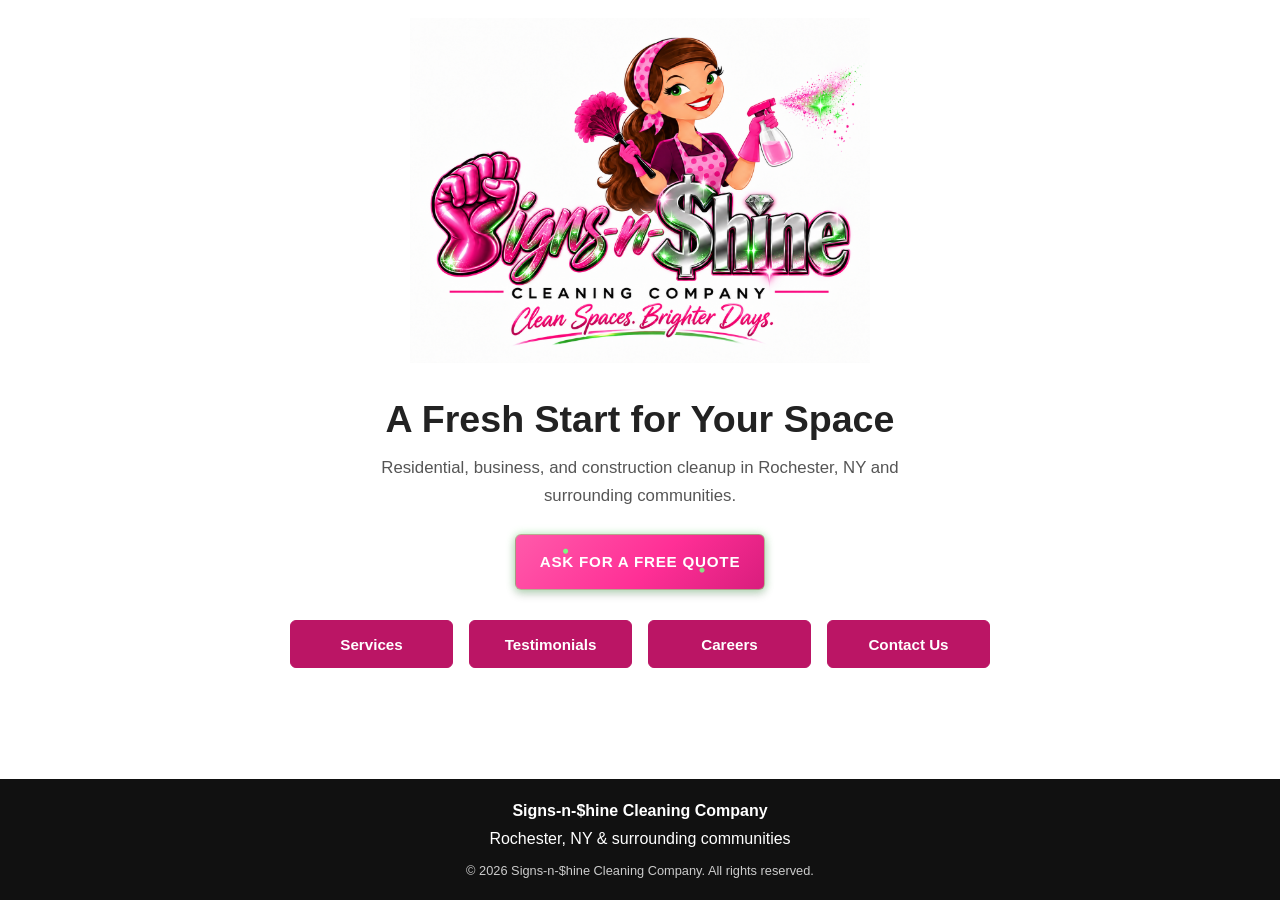
<file: website/index.html>
<!DOCTYPE html>
<!--
    index.html — Signs-n-$hine home page

    Purpose:
        Introduce cleaning services and provide contact and navigation.

    Dependencies:
        css/style.css
        css/index.css
        images/logo.png

    Author: Jared Husson

    Version History:
        0.1.6 | 2026-11-11
        - Changed the heading to "A Fresh Start for Your Space".

        0.1.5 | 2026-11-11
        - Added a heading and service overview.
        - Changed the quote button to email Kim.
        - Removed the separate email button.
        - Added Services navigation.
        - Used compact responsive navigation.

        0.1.4 | 2026-11-11
        - Added one black email button.
        - Added a sticky footer layout.
        - Refined mobile, tablet, and desktop layouts.

        0.1.3 | 2026-11-10
        - Simplified contact information and footer.
        - Preserved the white page and original pink buttons.

        0.1.2 | 2026-11-10
        - Updated the website footer.

        0.1.1 | 2026-11-10
        - Added Testimonials navigation.
        - Separated home page styling into index.css.
-->
<html lang="en">

<head>
    <meta charset="UTF-8">
    <meta name="viewport" content="width=device-width, initial-scale=1.0">

    <meta
        name="description"
        content="Signs-n-$hine Cleaning Company offers residential, business, and construction cleanup in Rochester, NY and surrounding communities. Request a free quote."
    >

    <title>Signs-n-$hine Cleaning Company</title>

    <link rel="stylesheet" href="css/style.css">
    <link rel="stylesheet" href="css/index.css">
</head>

<body class="home-page">

    <header class="site-header">
        <img
            src="images/logo.png"
            alt="Signs-n-$hine Cleaning Company"
            class="site-logo"
        >
    </header>

    <main class="site-main">

        <section class="hero" aria-labelledby="home-title">

            <h1 id="home-title">
                A Fresh Start for Your Space
            </h1>

            <p class="home-intro">
                Residential, business, and construction cleanup
                in Rochester, NY and surrounding communities.
            </p>

            <a
                href="mailto:Kimmy16Mathews@gmail.com?subject=Cleaning%20Quote%20Request&amp;body=Hi%20Kim%2C%0D%0A%0D%0AI%20would%20like%20a%20free%20cleaning%20quote.%0D%0A%0D%0ACleaning%20type%3A%20%0D%0ALocation%3A%20%0D%0AApproximate%20size%3A%20%0D%0APreferred%20date%3A%20%0D%0AWhat%20needs%20cleaning%3A%20%0D%0A%0D%0AThank%20you%21"
                class="quote-button"
            >
                ASK FOR A FREE QUOTE
            </a>

            <nav class="main-links" aria-label="Main navigation">

                <a href="services.html" class="main-link-button">
                    Services
                </a>

                <a href="testimonials.html" class="main-link-button">
                    Testimonials
                </a>

                <a href="careers.html" class="main-link-button">
                    Careers
                </a>

                <a href="contact.html" class="main-link-button">
                    Contact Us
                </a>

            </nav>

        </section>

    </main>

    <footer class="site-footer">

        <p class="home-footer-brand">
            Signs-n-$hine Cleaning Company
        </p>

        <p>Rochester, NY &amp; surrounding communities</p>

        <p class="home-footer-copyright">
            &copy; 2026 Signs-n-$hine Cleaning Company.
            All rights reserved.
        </p>

    </footer>

</body>

</html>
</file>
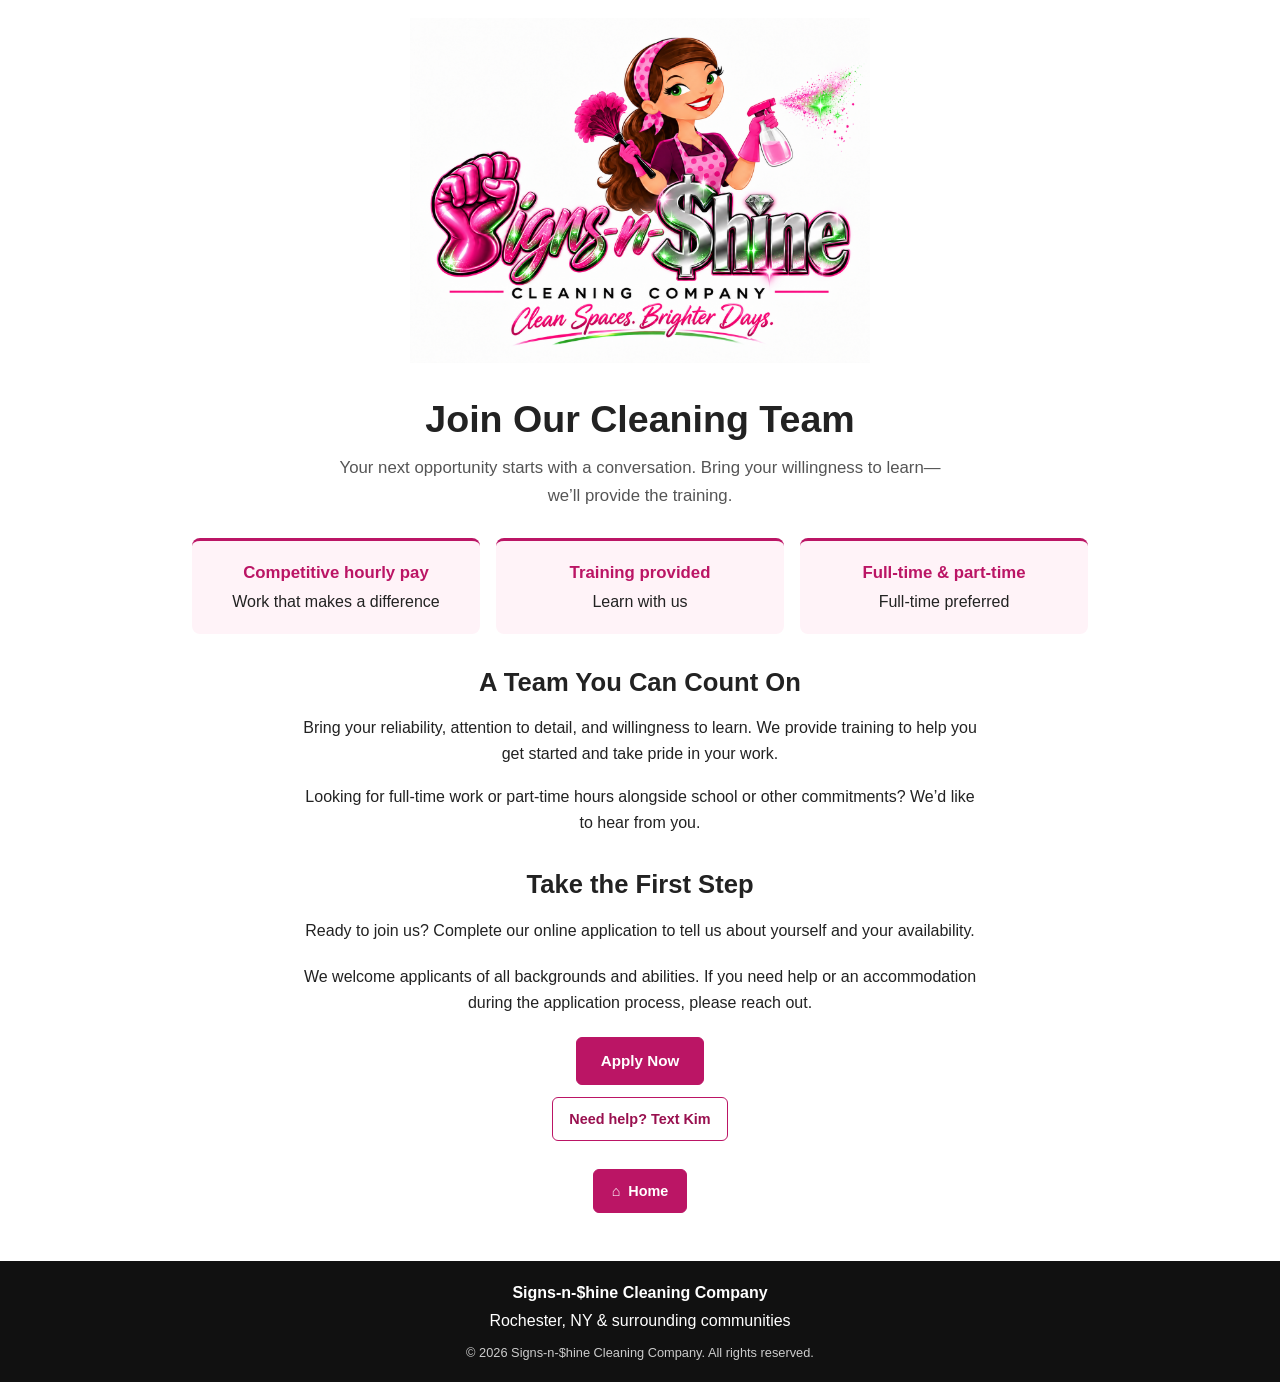
<file: website/careers.html>
<!DOCTYPE html>
<!--
    careers.html — Signs-n-$hine recruitment page

    Purpose:
        Present employment opportunities and the application dialog.

    Dependencies:
        css/style.css
        css/careers.css
        images/logo.png
        Published Signs-n-$hine Google Form

    Behavior:
        Logo and Home buttons return to this website's index.html.
        Apply Now opens the application dialog.
        Google Forms handles submission and confirmation.
        The help button opens a text message to Kim.
        A direct application link remains available as a fallback.

    Author: Jared Husson

    Version History:
        0.4.3 | 2026-11-11
        - Added a Home button with a house icon.
        - Replaced the inline help link with a text-help button.
        - Clarified the application submission instructions.

        0.4.2 | 2026-11-11
        - Moved Careers styling into careers.css.
        - Matched the home page heading scale and footer.
        - Added pink buttons with black and green hover states.
        - Added visible Home navigation.
        - Improved application dialog sizing on mobile.

        0.4.1 | 2026-11-09
        - Made the logo a home link with an accessible label.

        0.4.0 | 2026-11-09
        - Added application dialog and Return to Home button.
        - Updated teamwork and inclusion wording.
        - Added a direct application link as a loading fallback.

        0.3.0 | 2026-10-27
        - Added the online application link.

        0.2.0 | 2026-10-18
        - Highlighted training and disability inclusion.
-->
<html lang="en">

<head>
    <meta charset="UTF-8">
    <meta name="viewport" content="width=device-width, initial-scale=1.0">

    <title>Careers | Signs-n-$hine Cleaning Company</title>

    <link rel="stylesheet" href="css/style.css">
    <link rel="stylesheet" href="css/careers.css">
</head>

<body class="careers-page">

    <header class="site-header">
        <a
            href="index.html"
            class="site-home-link"
            aria-label="Signs-n-$hine home"
        >
            <img
                src="images/logo.png"
                alt="Signs-n-$hine Cleaning Company"
                class="site-logo"
            >
        </a>
    </header>

    <main class="careers-content">

        <section aria-labelledby="careers-title">
            <h1 id="careers-title">Join Our Cleaning Team</h1>

            <p class="careers-intro">
                Your next opportunity starts with a conversation.
                Bring your willingness to learn—we’ll provide the training.
            </p>

            <ul class="careers-highlights">
                <li>
                    <strong>Competitive hourly pay</strong>
                    Work that makes a difference
                </li>
                <li>
                    <strong>Training provided</strong>
                    Learn with us
                </li>
                <li>
                    <strong>Full-time &amp; part-time</strong>
                    Full-time preferred
                </li>
            </ul>
        </section>

        <section class="careers-welcome" aria-labelledby="team-title">
            <h2 id="team-title">A Team You Can Count On</h2>

            <p>
                Bring your reliability, attention to detail, and willingness
                to learn. We provide training to help you get started and
                take pride in your work.
            </p>

            <p>
                Looking for full-time work or part-time hours alongside
                school or other commitments? We’d like to hear from you.
            </p>
        </section>

        <section class="careers-next-step" aria-labelledby="next-step-title">
            <h2 id="next-step-title">Take the First Step</h2>

            <p>
                Ready to join us? Complete our online application
                to tell us about yourself and your availability.
            </p>

            <p class="application-welcome">
                We welcome applicants of all backgrounds and abilities.
                If you need help or an accommodation during the
                application process, please reach out.
            </p>

            <div class="careers-actions">
                <a
                    id="open-application"
                    href="https://docs.google.com/forms/d/e/1FAIpQLSfqX7YXfDSvDk1jBxurRO0pOlBb_fXDr3pULxLAXdL04O7FSw/viewform"
                    class="careers-button"
                >
                    Apply Now
                </a>

                <a
                    href="sms:5852985162?body=Hi%20Kim%2C%20I%20need%20help%20with%20the%20job%20application."
                    class="careers-button careers-button-secondary"
                >
                    Need help? Text Kim
                </a>
            </div>
        </section>

        <nav class="careers-home-nav" aria-label="Home navigation">
            <a href="index.html" class="careers-button careers-button-small">
                <span aria-hidden="true">⌂</span>
                Home
            </a>
        </nav>

    </main>

    <dialog
        id="application-dialog"
        class="application-dialog"
        aria-labelledby="application-title"
    >
        <div class="application-heading">
            <h2 id="application-title">
                Signs-n-$hine Job Application
            </h2>

            <button
                id="close-application"
                class="application-close"
                type="button"
                aria-label="Close application"
                autofocus
            >
                &times;
            </button>
        </div>

        <iframe
            id="application-frame"
            class="application-frame"
            title="Signs-n-$hine Job Application form"
        ></iframe>

        <div class="application-footer">
            <p class="application-instructions">
                Select Submit inside the form to send your application.
                A confirmation message will appear after submission.
            </p>

            <a href="index.html" class="careers-button">
                <span aria-hidden="true">⌂</span>
                Return to Home
            </a>

            <p>
                Form not loading?
                <a
                    href="https://docs.google.com/forms/d/e/1FAIpQLSfqX7YXfDSvDk1jBxurRO0pOlBb_fXDr3pULxLAXdL04O7FSw/viewform"
                    target="_blank"
                    rel="noopener noreferrer"
                >
                    Open the application in a new tab
                </a>.
            </p>
        </div>
    </dialog>

    <footer class="site-footer">
        <p class="careers-footer-brand">
            Signs-n-$hine Cleaning Company
        </p>

        <p>Rochester, NY &amp; surrounding communities</p>

        <p class="careers-footer-copyright">
            &copy; 2026 Signs-n-$hine Cleaning Company.
            All rights reserved.
        </p>
    </footer>

    <script>
        (() => {
            "use strict";

            const openLink = document.getElementById("open-application");
            const dialog = document.getElementById("application-dialog");
            const closeButton = document.getElementById("close-application");
            const frame = document.getElementById("application-frame");

            // Preserve the direct application link on older browsers.
            if (typeof dialog.showModal !== "function") {
                return;
            }

            openLink.setAttribute("aria-haspopup", "dialog");
            openLink.setAttribute("aria-controls", "application-dialog");

            openLink.addEventListener("click", (event) => {
                // Preserve modified clicks and normal new-tab behavior.
                if (
                    event.button !== 0 ||
                    event.ctrlKey ||
                    event.metaKey ||
                    event.shiftKey ||
                    event.altKey
                ) {
                    return;
                }

                event.preventDefault();

                // Load once so closing and reopening preserves progress.
                if (!frame.hasAttribute("src")) {
                    frame.src = openLink.href + "?embedded=true";
                }

                if (!dialog.open) {
                    dialog.showModal();
                }
            });

            closeButton.addEventListener("click", () => {
                dialog.close();
            });

            // Native dialog behavior also supports Escape.
            dialog.addEventListener("close", () => {
                openLink.focus();
            });
        })();
    </script>

</body>

</html>
</file>
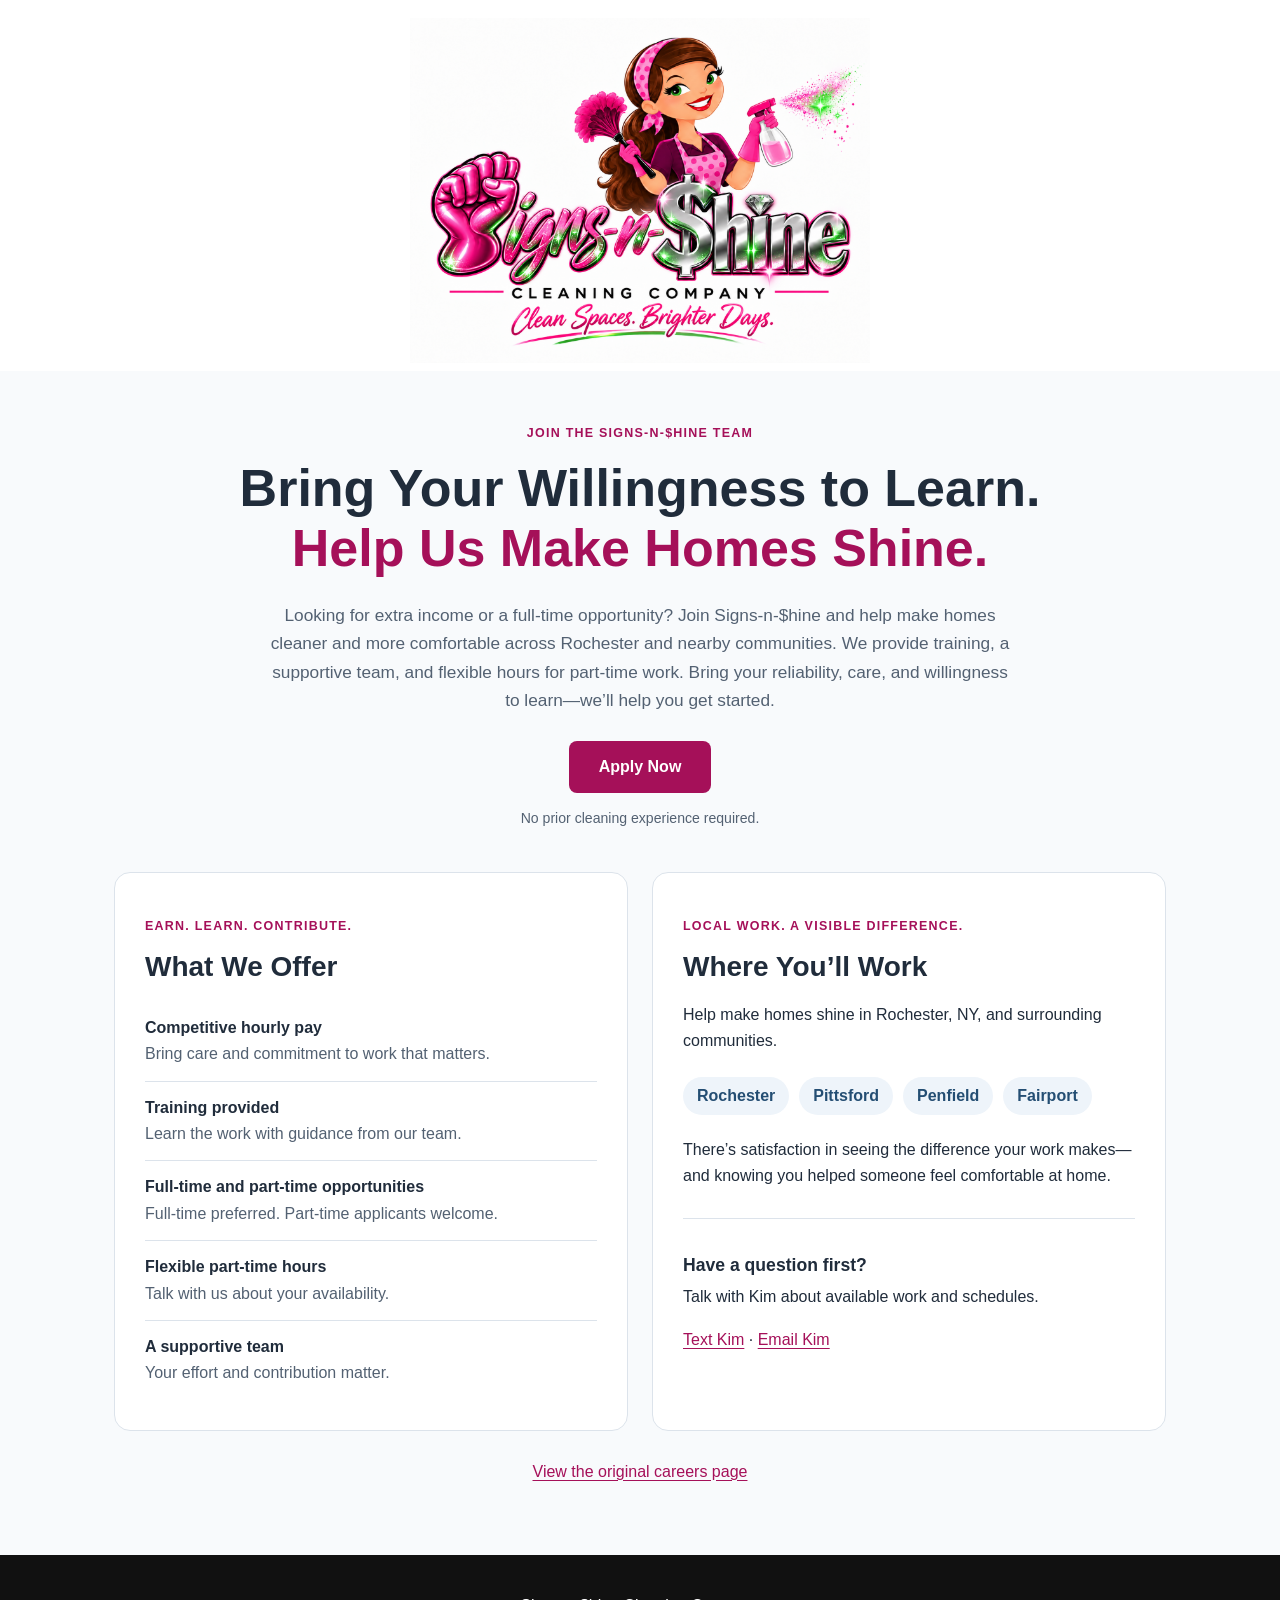
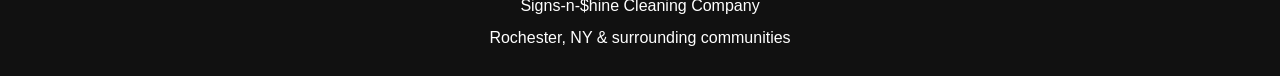
<file: website/careersv1.html>
<!DOCTYPE html>
<!--
    careersv1.html — Signs-n-$hine recruitment design preview
    Purpose: Compare a new recruitment layout with careers.html.
    Behavior: Opens an accessible application dialog. Submission is preview-only.
    Dependencies: css/style.css, css/careersv1.css,
                  js/careersv1.js, images/logo.png.
    Data: No application data is transmitted or persistently stored.
    Author: Jared Husson
    Version History:
      0.1.0 | 2026-10-20 | Initial comparison design and application preview.
-->
<html lang="en">
<head>
    <meta charset="UTF-8">
    <meta name="viewport" content="width=device-width, initial-scale=1.0">
    <title>Careers Preview | Signs-n-$hine Cleaning Company</title>
    <link rel="stylesheet" href="css/style.css">
    <link rel="stylesheet" href="css/careersv1.css">
    <script src="js/careersv1.js" defer></script>
</head>

<body class="careers-v1">
    <header class="site-header">
        <a href="index.html" aria-label="Signs-n-$hine home">
            <img
                src="images/logo.png"
                alt="Signs-n-$hine Cleaning Company"
                class="site-logo"
            >
        </a>
    </header>

    <main class="recruitment">
        <!-- Lead with the applicant's opportunity and a clear next step. -->
        <section class="recruitment-hero" aria-labelledby="careers-title">
            <p class="eyebrow">JOIN THE SIGNS-N-$HINE TEAM</p>

            <h1 id="careers-title">
                Bring Your Willingness to Learn.
                <span>Help Us Make Homes Shine.</span>
            </h1>

            <p class="recruitment-intro">
                Looking for extra income or a full-time opportunity?
                Join Signs-n-$hine and help make homes cleaner and more
                comfortable across Rochester and nearby communities.
                We provide training, a supportive team, and flexible hours
                for part-time work. Bring your reliability, care, and
                willingness to learn—we’ll help you get started.
            </p>

            <button class="apply-button" type="button" id="open-application">
                Apply Now
            </button>

            <p class="hero-note">No prior cleaning experience required.</p>

            <noscript>
                <p>
                    To apply, text
                    <a href="sms:5852985162">585-298-5162</a>
                    or email
                    <a href="mailto:Kimmy16Mathews@gmail.com">Kim</a>.
                </p>
            </noscript>
        </section>

        <!-- Two independent sections stack naturally on smaller screens. -->
        <div class="recruitment-columns">
            <section class="recruitment-card" aria-labelledby="offer-title">
                <p class="eyebrow">EARN. LEARN. CONTRIBUTE.</p>
                <h2 id="offer-title">What We Offer</h2>

                <ul class="offer-list">
                    <li>
                        <strong>Competitive hourly pay</strong>
                        Bring care and commitment to work that matters.
                    </li>
                    <li>
                        <strong>Training provided</strong>
                        Learn the work with guidance from our team.
                    </li>
                    <li>
                        <strong>Full-time and part-time opportunities</strong>
                        Full-time preferred. Part-time applicants welcome.
                    </li>
                    <li>
                        <strong>Flexible part-time hours</strong>
                        Talk with us about your availability.
                    </li>
                    <li>
                        <strong>A supportive team</strong>
                        Your effort and contribution matter.
                    </li>
                </ul>
            </section>

            <section class="recruitment-card area-card"
                     aria-labelledby="area-title">
                <p class="eyebrow">LOCAL WORK. A VISIBLE DIFFERENCE.</p>
                <h2 id="area-title">Where You’ll Work</h2>

                <p>
                    Help make homes shine in Rochester, NY, and surrounding
                    communities.
                </p>

                <ul class="community-list" aria-label="Work areas include">
                    <li>Rochester</li>
                    <li>Pittsford</li>
                    <li>Penfield</li>
                    <li>Fairport</li>
                </ul>

                <p>
                    There’s satisfaction in seeing the difference your
                    work makes—and knowing you helped someone feel
                    comfortable at home.
                </p>

                <div class="questions">
                    <h3>Have a question first?</h3>
                    <p>Talk with Kim about available work and schedules.</p>
                    <a href="sms:5852985162">Text Kim</a>
                    <span aria-hidden="true"> · </span>
                    <a href="mailto:Kimmy16Mathews@gmail.com">Email Kim</a>
                </div>
            </section>
        </div>

        <a class="compare-link" href="careers.html">
            View the original careers page
        </a>
    </main>

    <!-- Native dialog provides modal focus handling and Escape support. -->
    <dialog id="application-dialog" aria-labelledby="application-title">
        <div class="dialog-heading">
            <h2 id="application-title">Apply to Join Us</h2>
            <button type="button" id="close-application"
                    class="close-button" aria-label="Close application">
                &times;
            </button>
        </div>

        <p id="preview-notice" class="preview-notice">
            Design preview: this form does not send applications yet.
        </p>

        <form id="application-form" aria-describedby="preview-notice">
            <div class="form-grid">
                <label>
                    Full name
                    <input name="name" autocomplete="name"
                           maxlength="120" required>
                </label>

                <label>
                    Email
                    <input type="email" name="email" autocomplete="email"
                           maxlength="254" required>
                </label>

                <label>
                    Phone
                    <input type="tel" name="phone" autocomplete="tel"
                           maxlength="40" required>
                </label>

                <label>
                    Work preference
                    <select name="workPreference" required>
                        <option value="">Choose one</option>
                        <option>Full-time</option>
                        <option>Part-time</option>
                        <option>Either</option>
                    </select>
                </label>

                <label class="full-width">
                    When are you available to work?
                    <textarea name="availability" rows="3"
                              maxlength="1500" required
                              placeholder="Tell us which days and hours work for you."></textarea>
                </label>

                <label class="full-width">
                    Cleaning experience (optional)
                    <textarea name="experience" rows="2" maxlength="1500"
                              placeholder="Beginners are welcome—we provide training."></textarea>
                </label>

                <label class="full-width">
                    Anything else you’d like us to know? (optional)
                    <textarea name="message" rows="2"
                              maxlength="1500"></textarea>
                </label>
            </div>

            <button type="submit" class="apply-button">
                Preview Application
            </button>

            <p id="application-status" role="status"></p>
        </form>
    </dialog>

    <footer class="site-footer">
        <p>Signs-n-$hine Cleaning Company</p>
        <p>Rochester, NY &amp; surrounding communities</p>
    </footer>
</body>
</html>
</file>
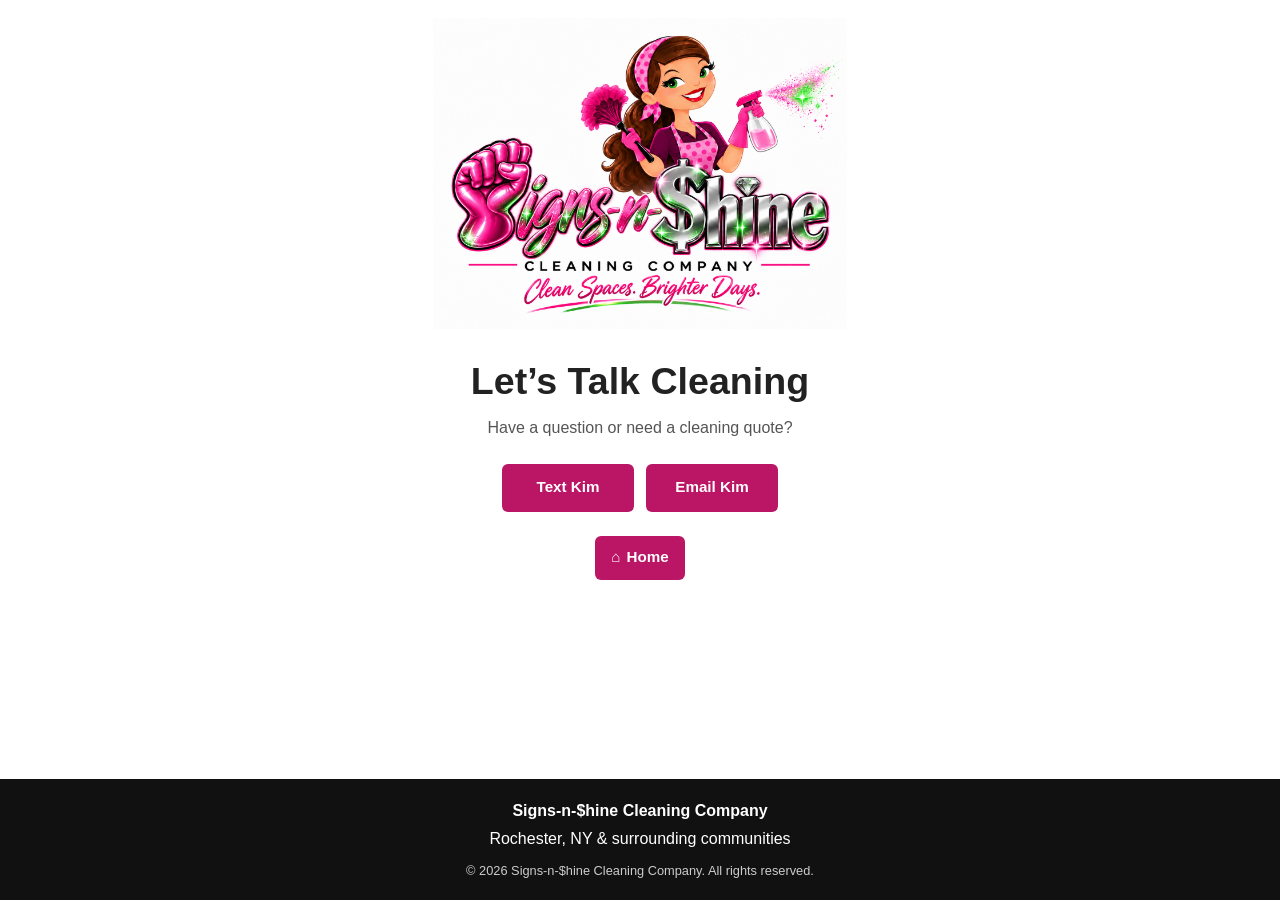
<file: website/contact.html>
<!DOCTYPE html>
<!--
    contact.html — Signs-n-$hine Contact page
    Author: Jared Husson

    Version History:
        0.1.0 | 2026-11-12
        - Added direct text and email links for Kim.
        - Added Home navigation and the compact site footer.
-->
<html lang="en">
<head>
    <meta charset="UTF-8">
    <meta name="viewport" content="width=device-width, initial-scale=1.0">
    <title>Contact Us | Signs-n-$hine Cleaning Company</title>
    <link rel="stylesheet" href="css/style.css">
    <link rel="stylesheet" href="css/contact.css">
</head>

<body class="contact-page">
    <header class="site-header">
        <a href="index.html" class="contact-logo-link"
           aria-label="Signs-n-$hine home">
            <img src="images/logo.png"
                 alt="Signs-n-$hine Cleaning Company"
                 class="site-logo">
        </a>
    </header>

    <main class="contact-content">
        <h1>Let’s Talk Cleaning</h1>
        <p>Have a question or need a cleaning quote?</p>

        <div class="contact-options">
            <a href="sms:5852985162" class="contact-link">Text Kim</a>
            <a href="mailto:Kimmy16Mathews@gmail.com" class="contact-link">
                Email Kim
            </a>
        </div>

        <nav class="contact-home" aria-label="Home navigation">
            <a href="index.html" class="contact-link contact-link-small">
                <span aria-hidden="true">⌂</span> Home
            </a>
        </nav>
    </main>

    <footer class="site-footer">
        <p><strong>Signs-n-$hine Cleaning Company</strong></p>
        <p>Rochester, NY &amp; surrounding communities</p>
        <p class="contact-copyright">
            &copy; 2026 Signs-n-$hine Cleaning Company. All rights reserved.
        </p>
    </footer>
</body>
</html>
</file>
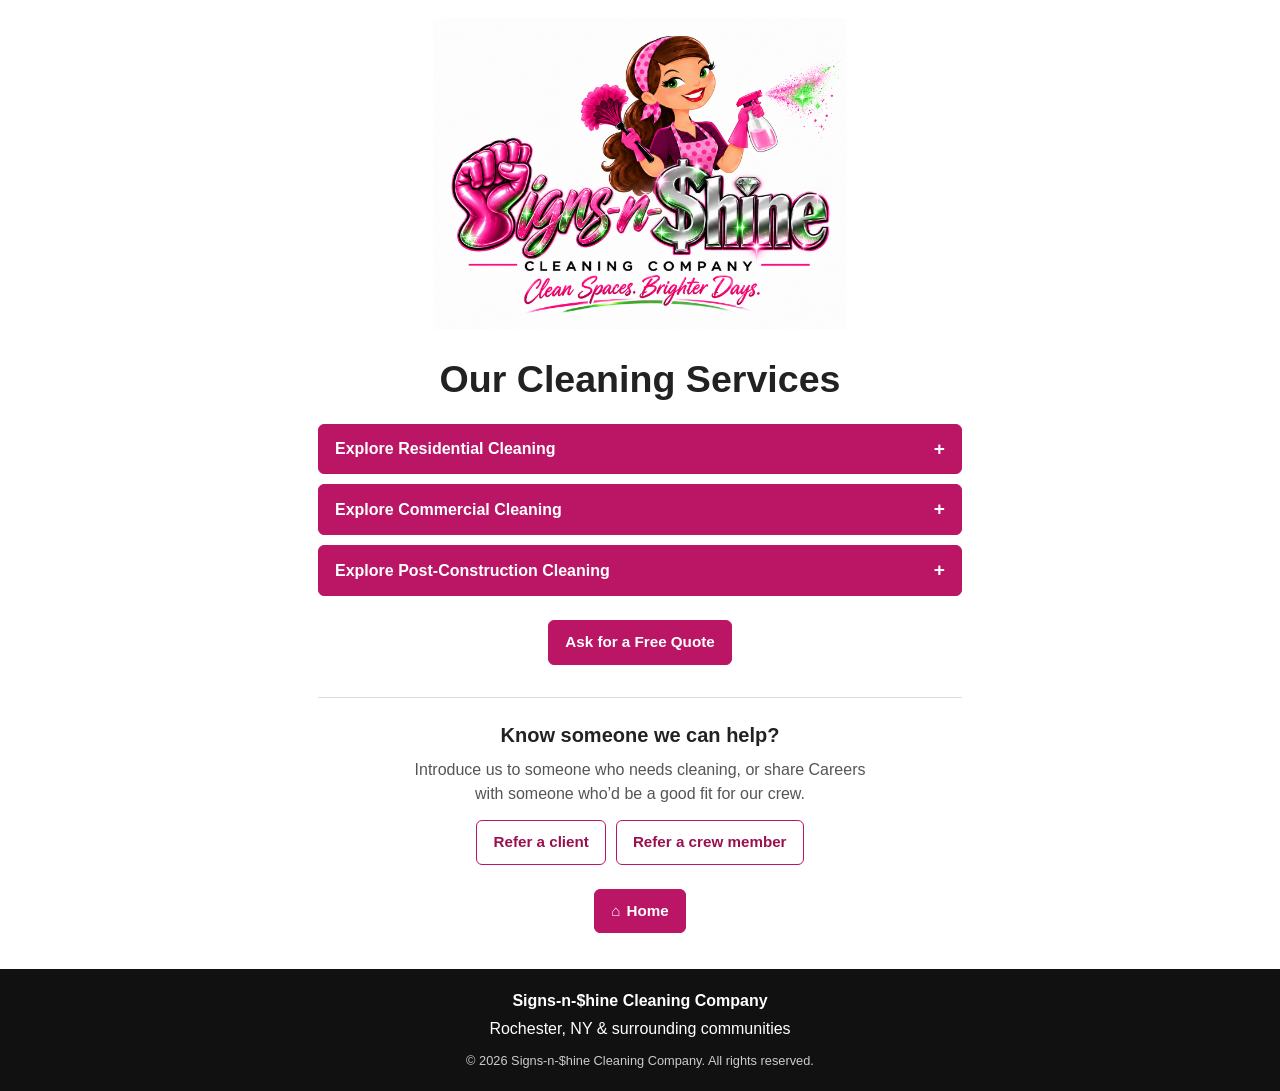
<file: website/services.html>
<!DOCTYPE html>
<!--
    services.html — Signs-n-$hine Services page
    Author: Jared Husson

    Version History:
        0.1.0 | 2026-11-12
        - Added three expandable service sections with sample photos.
        - Added quote, client referral, and Careers links.
-->
<html lang="en">
<head>
    <meta charset="UTF-8">
    <meta name="viewport" content="width=device-width, initial-scale=1.0">
    <meta name="description"
          content="Explore residential, commercial, and post-construction cleaning in Rochester, NY and surrounding communities.">
    <title>Cleaning Services | Signs-n-$hine Cleaning Company</title>
    <link rel="stylesheet" href="css/style.css">
    <link rel="stylesheet" href="css/services.css">
</head>

<body class="services-page">
    <header class="site-header">
        <a href="index.html" class="services-logo-link"
           aria-label="Signs-n-$hine home">
            <img src="images/logo.png" class="site-logo"
                 alt="Signs-n-$hine Cleaning Company">
        </a>
    </header>

    <main class="services-content">
        <h1>Our Cleaning Services</h1>

        <details name="sns-cleaning-services">
            <summary>Explore Residential Cleaning</summary>
            <div class="services-panel">
                <figure>
                    <img src="images/service-residential-sample.jpg"
                         alt="A living room with a sofa and hardwood floor"
                         width="549" height="323">
                    <figcaption>Sample photo</figcaption>
                </figure>
                <p>
                    Cleaning for homes and apartments. Tell us which rooms
                    need attention and how often you’d like help.
                </p>
            </div>
        </details>

        <details name="sns-cleaning-services">
            <summary>Explore Commercial Cleaning</summary>
            <div class="services-panel">
                <figure>
                    <img src="images/service-commercial-sample.jpg"
                         alt="An office with desks and a large window"
                         width="549" height="309">
                    <figcaption>Sample photo</figcaption>
                </figure>
                <p>
                    Cleaning for offices and business spaces. Tell us about
                    your workplace and the schedule that works for you.
                </p>
            </div>
        </details>

        <details name="sns-cleaning-services">
            <summary>Explore Post-Construction Cleaning</summary>
            <div class="services-panel">
                <figure>
                    <img src="images/service-post-construction-sample.jpg"
                         alt="An empty renovated room with sunlight on a wood floor"
                         width="549" height="295">
                    <figcaption>Sample photo</figcaption>
                </figure>
                <p>
                    Final cleaning after a build or renovation. Tell us
                    about the project and when the space will be ready.
                </p>
            </div>
        </details>

        <div class="services-quote">
            <a class="services-button"
               href="mailto:Kimmy16Mathews@gmail.com?subject=Cleaning%20Quote%20Request">
                Ask for a Free Quote
            </a>
        </div>

        <section class="services-referrals" aria-labelledby="referral-title">
            <h2 id="referral-title">Know someone we can help?</h2>
            <p>
                Introduce us to someone who needs cleaning, or share
                Careers with someone who’d be a good fit for our crew.
            </p>
            <div class="services-actions">
                <a class="services-button services-button-secondary"
                   href="mailto:Kimmy16Mathews@gmail.com?subject=Cleaning%20Client%20Referral&amp;body=Hi%20Kim%2C%0D%0A%0D%0AI%20know%20someone%20who%20might%20be%20interested%20in%20your%20cleaning%20services.%20What%E2%80%99s%20the%20best%20way%20to%20introduce%20you%3F">
                    Refer a client
                </a>
                <a class="services-button services-button-secondary"
                   href="careers.html">
                    Refer a crew member
                </a>
            </div>
        </section>

        <nav class="services-home" aria-label="Home navigation">
            <a class="services-button" href="index.html">
                <span aria-hidden="true">⌂</span> Home
            </a>
        </nav>
    </main>

    <footer class="site-footer">
        <p><strong>Signs-n-$hine Cleaning Company</strong></p>
        <p>Rochester, NY &amp; surrounding communities</p>
        <p class="services-copyright">
            &copy; 2026 Signs-n-$hine Cleaning Company. All rights reserved.
        </p>
    </footer>
</body>
</html>
</file>
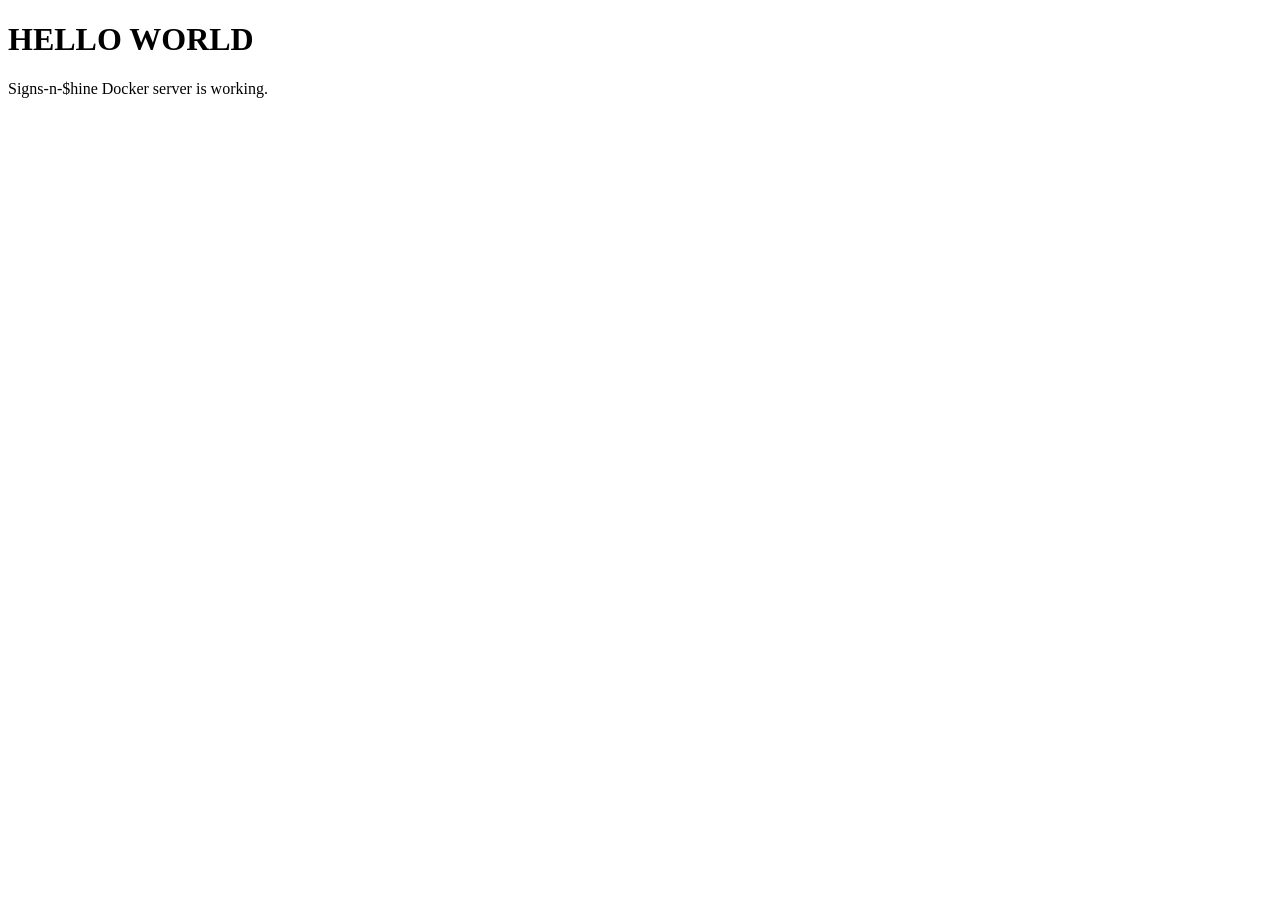
<file: website/test.html>
<!DOCTYPE html>
<html lang="en">
<head>
    <meta charset="UTF-8">
    <title>SNS Docker Test</title>
</head>

<body>
    <h1>HELLO WORLD</h1>
    <p>Signs-n-$hine Docker server is working.</p>
</body>
</html>
</file>
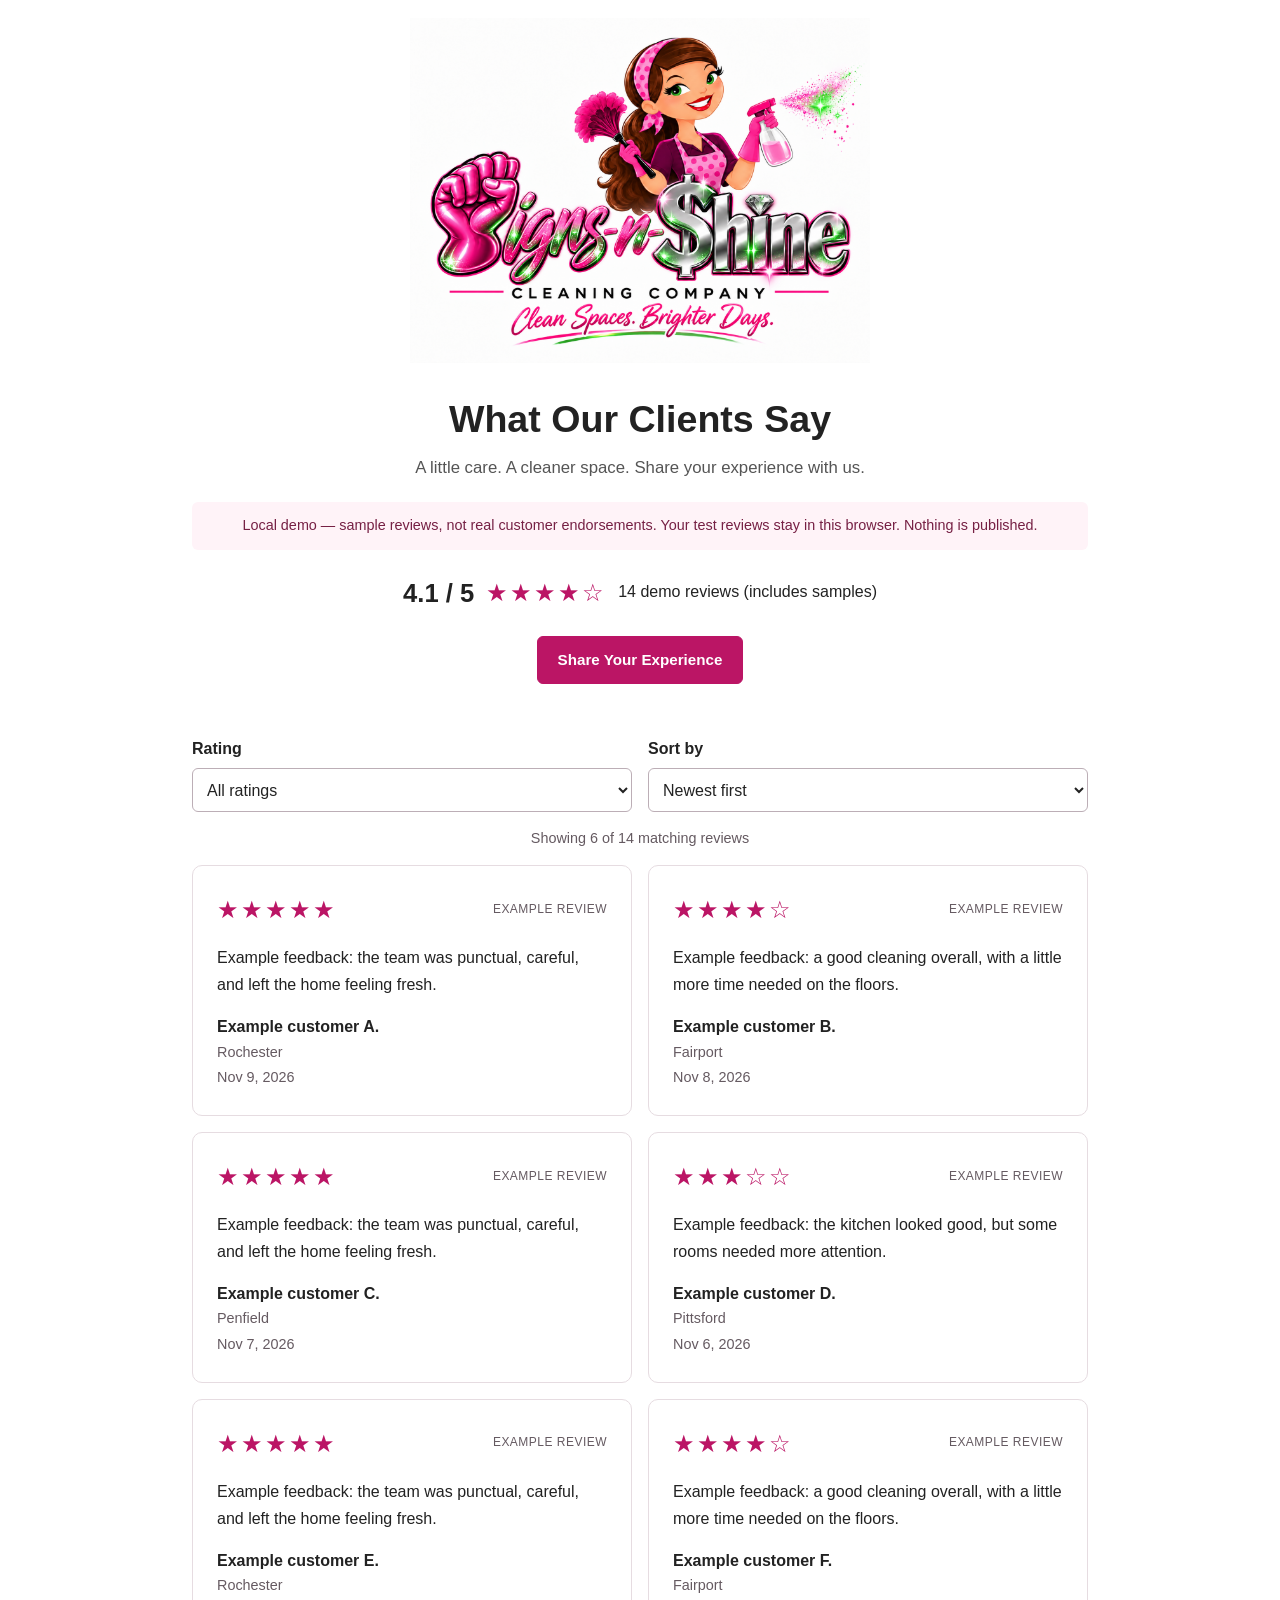
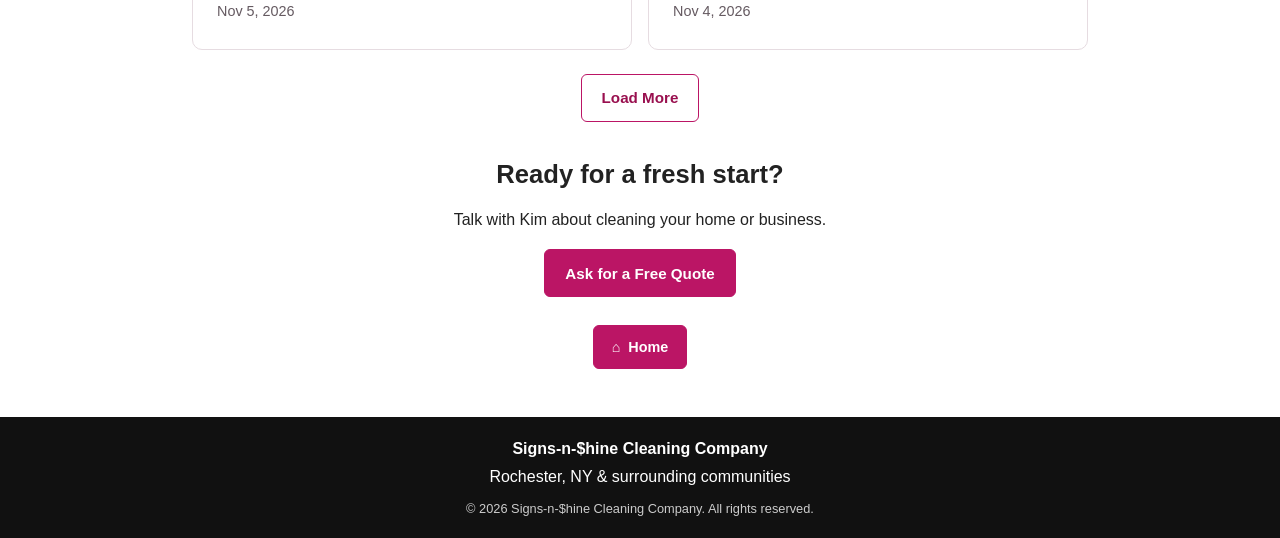
<file: website/testimonials.html>
<!DOCTYPE html>
<!--
    testimonials.html — Signs-n-$hine local review demo

    Dependencies:
        css/style.css
        css/testimonials.css
        js/testimonials.js
        images/logo.png

    Demo:
        Sample reviews and browser storage only.
        No public submission API.

    Author: Jared Husson

    Version History:
        0.1.2 | 2026-11-11
        - Matched the approved home page presentation.
        - Added a Home button and compact footer.
        - Changed the quote action to email Kim.

        0.1.1 | 2026-11-10
        - Updated footer navigation.

        0.1.0 | 2026-11-10
        - Added the local Testimonials demo.
-->
<html lang="en">

<head>
    <meta charset="UTF-8">
    <meta name="viewport" content="width=device-width, initial-scale=1.0">

    <title>Testimonials Demo | Signs-n-$hine Cleaning Company</title>

    <link rel="stylesheet" href="css/style.css">
    <link rel="stylesheet" href="css/testimonials.css">
    <script src="js/testimonials.js" defer></script>
</head>

<body class="testimonials-page">

    <header class="site-header">
        <a
            href="index.html"
            class="site-home-link"
            aria-label="Signs-n-$hine home"
        >
            <img
                src="images/logo.png"
                alt="Signs-n-$hine Cleaning Company"
                class="site-logo"
            >
        </a>
    </header>

    <main class="testimonials-content" id="testimonials-app">

        <section class="reviews-intro" aria-labelledby="reviews-title">
            <h1 id="reviews-title">What Our Clients Say</h1>

            <p class="reviews-description">
                A little care. A cleaner space.
                Share your experience with us.
            </p>

            <p class="demo-notice">
                Local demo — sample reviews, not real customer endorsements.
                Your test reviews stay in this browser.
                Nothing is published.
            </p>

            <div class="reviews-summary">
                <strong id="review-average">—</strong>
                <span
                    id="average-stars"
                    class="review-stars"
                    aria-hidden="true"
                ></span>
                <span id="review-total">Demo ratings</span>
            </div>

            <button
                type="button"
                id="open-review"
                class="review-button"
                aria-expanded="false"
                aria-controls="review-panel"
                disabled
            >
                Share Your Experience
            </button>
        </section>

        <section
            id="review-panel"
            class="review-panel"
            aria-labelledby="review-form-title"
            hidden
        >
            <h2 id="review-form-title">How did we do?</h2>
            <p>This is a demo. Please use test details only.</p>

            <form id="review-form">
                <div class="review-fields">
                    <div>
                        <label for="review-name">Display name</label>
                        <input
                            id="review-name"
                            type="text"
                            required
                            maxlength="60"
                            placeholder="First name and last initial"
                        >
                    </div>

                    <div>
                        <label for="review-town">Town (optional)</label>
                        <input
                            id="review-town"
                            type="text"
                            maxlength="60"
                            placeholder="e.g. Rochester"
                        >
                    </div>
                </div>

                <fieldset class="rating-field">
                    <legend>Your rating</legend>

                    <div class="rating-options">
                        <label class="rating-choice">
                            <input
                                type="radio"
                                name="rating"
                                value="1"
                                required
                                aria-label="1 star"
                            >
                            <span aria-hidden="true">☆</span>
                        </label>

                        <label class="rating-choice">
                            <input
                                type="radio"
                                name="rating"
                                value="2"
                                aria-label="2 stars"
                            >
                            <span aria-hidden="true">☆</span>
                        </label>

                        <label class="rating-choice">
                            <input
                                type="radio"
                                name="rating"
                                value="3"
                                aria-label="3 stars"
                            >
                            <span aria-hidden="true">☆</span>
                        </label>

                        <label class="rating-choice">
                            <input
                                type="radio"
                                name="rating"
                                value="4"
                                aria-label="4 stars"
                            >
                            <span aria-hidden="true">☆</span>
                        </label>

                        <label class="rating-choice">
                            <input
                                type="radio"
                                name="rating"
                                value="5"
                                aria-label="5 stars"
                            >
                            <span aria-hidden="true">☆</span>
                        </label>
                    </div>

                    <p
                        id="rating-label"
                        class="review-muted"
                        aria-live="polite"
                    >
                        Choose 1–5 stars
                    </p>
                </fieldset>

                <label for="review-text">Your experience</label>
                <textarea
                    id="review-text"
                    required
                    minlength="10"
                    maxlength="1500"
                    rows="4"
                    placeholder="Tell us about your cleaning experience."
                ></textarea>

                <label class="review-consent">
                    <input id="review-consent" type="checkbox" required>
                    <span>
                        I agree to display this feedback, rating,
                        display name, and optional town in this demo.
                    </span>
                </label>

                <div class="review-actions">
                    <button type="submit" class="review-button">
                        Post Demo Review
                    </button>

                    <button
                        type="button"
                        id="cancel-review"
                        class="review-button review-button-secondary"
                    >
                        Cancel
                    </button>
                </div>
            </form>
        </section>

        <p id="review-status" class="review-status" role="status"></p>

        <noscript>
            <p>Enable JavaScript to try the local reviews demo.</p>
        </noscript>

        <section aria-label="Demo reviews">
            <div class="review-toolbar">
                <div>
                    <label for="rating-filter">Rating</label>
                    <select id="rating-filter">
                        <option value="all">All ratings</option>
                        <option value="5">5 stars</option>
                        <option value="4">4 stars</option>
                        <option value="3">3 stars</option>
                        <option value="2">2 stars</option>
                        <option value="1">1 star</option>
                    </select>
                </div>

                <div>
                    <label for="review-sort">Sort by</label>
                    <select id="review-sort">
                        <option value="newest">Newest first</option>
                        <option value="oldest">Oldest first</option>
                        <option value="highest">Highest rating</option>
                        <option value="lowest">Lowest rating</option>
                    </select>
                </div>
            </div>

            <p
                id="review-matches"
                class="review-muted"
                aria-live="polite"
            ></p>

            <div id="review-list" class="review-grid"></div>

            <p id="review-empty" class="review-empty" hidden></p>

            <div class="review-load">
                <button
                    id="load-reviews"
                    type="button"
                    class="review-button review-button-secondary"
                    hidden
                >
                    Load More
                </button>
            </div>
        </section>

        <section class="review-quote" aria-labelledby="review-quote-title">
            <h2 id="review-quote-title">Ready for a fresh start?</h2>
            <p>Talk with Kim about cleaning your home or business.</p>

            <a
                href="mailto:Kimmy16Mathews@gmail.com?subject=Cleaning%20Quote%20Request"
                class="review-button"
            >
                Ask for a Free Quote
            </a>
        </section>

        <nav class="reviews-home-nav" aria-label="Home navigation">
            <a href="index.html" class="review-button review-button-small">
                <span aria-hidden="true">⌂</span>
                Home
            </a>
        </nav>

    </main>

    <footer class="site-footer">
        <p class="reviews-footer-brand">
            Signs-n-$hine Cleaning Company
        </p>

        <p>Rochester, NY &amp; surrounding communities</p>

        <p class="reviews-footer-copyright">
            &copy; 2026 Signs-n-$hine Cleaning Company.
            All rights reserved.
        </p>
    </footer>

</body>

</html>
</file>
<file: website/css/style.css>
/*
 * style.css — Signs-n-$hine shared website styles
 *
 * Purpose:
 *   Provide shared base styling, branding, contact buttons, and footer.
 *   Retain existing Careers rules until its dedicated CSS refactor.
 *
 * Usage:
 *   Load this file before each page's own stylesheet.
 *
 * Layout contract:
 *   Shared header padding and responsive logo dimensions live here.
 *   Page-specific styles must preserve these branding positions.
 *   Shared footer presentation applies to matching footer markup.
 *
 * Author: Jared Husson
 *
 * Version History:
 *   0.2.2 | 2026-11-10
 *   - Added responsive Company, Explore, and Contact footer.
 *   - Added Text, Call, Email, and copyright presentation.
 *
 *   0.2.1 | 2026-11-10
 *   - Moved homepage-specific rules into css/index.css.
 *   - Preserved shared branding and existing Careers styles.
 *
 *   0.2.0 | 2026-10-18
 *   - Added scoped Careers layout and print styles.
 *   - Reused shared logo, contact buttons, and footer.
 */


/* ==========================================================================
   SHARED BASE
   ========================================================================== */

* {
    box-sizing: border-box;
}

body {
    margin: 0;
    font-family: Arial, Helvetica, sans-serif;
    background: white;
    color: #222;
    text-align: center;
}

a {
    text-decoration: none;
}


/* ==========================================================================
   SHARED HEADER AND LOGO
   ========================================================================== */

.site-header {
    padding: 18px 16px 8px;
}

.site-logo {
    display: block;
    width: 300px;
    max-width: 90%;
    height: auto;
    margin: 0 auto;
}


/* ==========================================================================
   SHARED CONTACT BUTTONS
   ========================================================================== */

.contact-buttons {
    display: flex;
    justify-content: center;
    flex-wrap: wrap;
    gap: 10px;
    margin-top: 18px;
}

.contact-button {
    display: inline-block;
    padding: 12px 16px;

    background: #000;
    color: white;

    border-radius: 6px;

    font-size: 0.95rem;
    font-weight: 600;
}


/* ==========================================================================
   SHARED FOOTER
   ========================================================================== */

.site-footer {
    margin-top: 30px;
    padding: 32px 20px 20px;

    background: #111;
    color: white;

    line-height: 1.6;
}

.site-footer .footer-grid {
    display: grid;
    grid-template-columns: 1.4fr 1fr 1fr;
    gap: 28px;

    max-width: 960px;
    margin: 0 auto;

    text-align: left;
}

.site-footer .footer-grid > * {
    min-width: 0;
}

.site-footer p {
    margin: 6px 0;
    overflow-wrap: anywhere;
}

.site-footer .footer-brand {
    margin-top: 0;
    font-size: 1.1rem;
    font-weight: 700;
}

.site-footer .footer-heading {
    margin: 0 0 8px;

    color: #ff91c3;

    font-size: 1rem;
    line-height: 1.6;
}

.site-footer .footer-links {
    margin: 0;
    padding: 0;
    list-style: none;
}

.site-footer .footer-links a {
    display: inline-flex;
    align-items: center;
    min-height: 44px;

    color: white;

    text-decoration: underline;
    text-underline-offset: 4px;
}

.site-footer .footer-links a:hover {
    color: #ff91c3;
}

.site-footer .footer-links a:focus-visible {
    outline: 3px solid #ff91c3;
    outline-offset: 4px;
    border-radius: 2px;
}

.site-footer .footer-bottom {
    max-width: 960px;
    margin: 24px auto 0;
    padding-top: 16px;

    border-top: 1px solid #555;

    text-align: center;
    font-size: 0.85rem;
}


/* ==========================================================================
   EXISTING CAREERS STYLES
   Retained until the separate Careers CSS refactor.
   ========================================================================== */

.careers-page {
    --careers-accent: #b51263;
    --careers-tint: #fff3f8;
}

.careers-page .site-header {
    padding-bottom: 0;
}

.careers-page .careers-content {
    max-width: 960px;
    margin: 0 auto;
    padding: 0 24px 40px;

    line-height: 1.6;
}

.careers-page .careers-content h1 {
    margin: 12px 0;

    font-size: clamp(2rem, 5vw, 3rem);
    line-height: 1.15;
}

.careers-page .careers-content h2 {
    margin: 0 0 12px;
    font-size: 1.6rem;
}

.careers-page .careers-intro {
    max-width: 620px;
    margin: 16px auto 28px;
    font-size: 1.15rem;
}

.careers-page .careers-highlights {
    display: grid;
    grid-template-columns: repeat(3, minmax(0, 1fr));
    gap: 16px;

    margin: 0;
    padding: 0;

    list-style: none;
}

.careers-page .careers-highlights li {
    padding: 20px 12px;

    background: var(--careers-tint);

    border-top: 4px solid var(--careers-accent);
    border-radius: 8px;
}

.careers-page .careers-highlights strong {
    display: block;

    color: var(--careers-accent);
    font-size: 1.2rem;
}

.careers-page .careers-welcome,
.careers-page .careers-next-step {
    max-width: 680px;
    margin: 36px auto 0;
}

.careers-page a:focus-visible {
    outline: 3px solid var(--careers-accent);
    outline-offset: 5px;
}


/* ==========================================================================
   RESPONSIVE LAYOUT
   ========================================================================== */

@media (max-width: 600px) {
    .site-footer .footer-grid {
        grid-template-columns: 1fr;
        gap: 24px;
        text-align: center;
    }

    .careers-page .careers-highlights {
        grid-template-columns: 1fr;
    }
}

@media (min-width: 768px) {
    .site-logo {
        width: 390px;
    }
}

@media (min-width: 1200px) {
    .site-logo {
        width: 460px;
    }
}


/* ==========================================================================
   EXISTING CAREERS PRINT PRESENTATION
   ========================================================================== */

@media print {
    .careers-page .site-logo {
        width: 220px;
    }

    .careers-page .careers-content {
        max-width: none;
        padding: 0;
        font-size: 11pt;
    }

    .careers-page .careers-content h1 {
        font-size: 26pt;
    }

    .careers-page .careers-highlights,
    .careers-page .careers-welcome,
    .careers-page .careers-next-step {
        break-inside: avoid;
    }

    .careers-page .contact-button,
    .careers-page .site-footer {
        background: white;
        color: black;
        box-shadow: none;
    }

    .careers-page .careers-next-step .contact-buttons {
        flex-direction: column;
        gap: 4px;
    }

    .careers-page .careers-next-step .contact-button {
        padding: 4px;
    }

    .careers-page .careers-next-step a[href^="sms:"]::after {
        content: " — 585-298-5162";
    }

    .careers-page .careers-next-step a[href^="mailto:"]::after {
        content: " — Kimmy16Mathews@gmail.com";
    }

    .site-footer,
    .site-footer .footer-heading,
    .site-footer .footer-links a {
        background: white;
        color: black;
    }

    .site-footer .footer-bottom {
        border-top-color: black;
    }
}
</file>
<file: website/css/index.css>
/*
    index.css — Signs-n-$hine home page styles

    Purpose:
        Style the home page using the shared header and logo.

    Dependencies:
        Load after css/style.css.

    Author: Jared Husson

    Version History:
        0.1.4 | 2026-11-11
        - Changed navigation buttons to pink with white text.
        - Added black backgrounds and green text on hover and focus.

        0.1.3 | 2026-11-11
        - Added heading and introduction styles.
        - Removed the separate email button.
        - Used compact two-column navigation on mobile.
        - Used four-column navigation on tablet and desktop.
        - Preserved the sticky footer and pink quote button.

        0.1.2 | 2026-11-11
        - Added one black email button.
        - Added a sticky footer using Flexbox.
        - Defined mobile, tablet, and desktop layouts.

        0.1.1 | 2026-11-10
        - Simplified email and footer presentation.
        - Preserved the white background and pink buttons.

        0.1.0 | 2026-11-10
        - Separated home page styling from shared styles.
*/

/* White page with a footer that fills short screens. */

.home-page {
    display: flex;
    flex-direction: column;
    min-height: 100vh;
    min-height: 100dvh;
    margin: 0;
    background: #fff;
    color: #222;
    color-scheme: light;
}

.home-page .site-header,
.home-page .site-footer {
    flex-shrink: 0;
}

.home-page .site-main {
    flex: 1;
    box-sizing: border-box;
    width: 100%;
    padding: 12px 16px 36px;
}

.home-page .hero {
    width: 100%;
    max-width: 860px;
    margin: 0 auto;
    text-align: center;
}

/* Introduction. */

.home-page .hero h1 {
    margin: 8px 0 12px;
    color: #222;
    font-size: clamp(1.6rem, 4vw, 2.35rem);
    font-weight: 700;
    line-height: 1.2;
    text-wrap: balance;
}

.home-page .home-intro {
    max-width: 540px;
    margin: 0 auto 24px;
    color: #555;
    font-size: 1rem;
    line-height: 1.65;
    text-wrap: pretty;
}

/* Main quote button. */

.home-page .quote-button {
    display: inline-flex;
    align-items: center;
    justify-content: center;
    box-sizing: border-box;
    max-width: 100%;
    min-height: 48px;
    padding: 16px 24px;

    background:
        radial-gradient(
            circle at 20% 30%,
            rgba(120, 255, 130, 0.95) 0 2px,
            transparent 3px
        ),
        radial-gradient(
            circle at 75% 65%,
            rgba(120, 255, 130, 0.85) 0 2px,
            transparent 3px
        ),
        linear-gradient(
            135deg,
            #ff5aaa 0%,
            #ff2f96 55%,
            #d91d7d 100%
        );

    color: #fff;
    font-size: 0.95rem;
    font-weight: 700;
    letter-spacing: 0.05em;
    line-height: 1.5;
    text-decoration: none;

    border: 1px solid rgba(120, 255, 130, 0.55);
    border-radius: 6px;

    box-shadow:
        0 0 8px rgba(80, 220, 90, 0.4),
        0 4px 10px rgba(0, 0, 0, 0.18);
}

.home-page .quote-button:hover {
    filter: brightness(0.95);
}

/* Mobile: compact two-by-two navigation. */

.home-page .main-links {
    display: grid;
    grid-template-columns: repeat(2, minmax(0, 1fr));
    gap: 10px;
    width: 100%;
    max-width: 400px;
    margin: 30px auto 0;
}

.home-page .main-link-button {
    display: flex;
    align-items: center;
    justify-content: center;
    box-sizing: border-box;
    width: 100%;
    max-width: 100%;
    min-height: 48px;
    padding: 12px 8px;

    background: #bb1565;
    color: #fff;

    border: 1px solid #bb1565;
    border-radius: 6px;
    box-shadow: none;

    font-size: 0.95rem;
    font-weight: 600;
    letter-spacing: normal;
    line-height: 1.4;
    text-decoration: none;
}

.home-page .main-link-button:hover,
.home-page .main-link-button:focus-visible {
    background: #111;
    color: #8aff80;
    border-color: #111;
}

.home-page a:focus-visible {
    outline: 3px solid #1459c7;
    outline-offset: 4px;
}

/* Compact black footer. */

.home-page .site-footer {
    margin-top: 0;
    padding: 16px;
    background: #111;
    color: #fff;
    text-align: center;
    line-height: 1.5;
}

.home-page .site-footer p {
    margin: 4px 0;
}

.home-page .site-footer .home-footer-brand {
    font-weight: 700;
}

.home-page .site-footer .home-footer-copyright {
    margin-top: 10px;
    color: #ccc;
    font-size: 0.8rem;
}

/* Tablet: four navigation links in one row. */

@media (min-width: 768px) {
    .home-page .site-main {
        padding: 16px 24px 40px;
    }

    .home-page .main-links {
        grid-template-columns: repeat(4, minmax(0, 1fr));
        max-width: 660px;
        gap: 12px;
    }

    .home-page .home-intro {
        font-size: 1.05rem;
    }
}

/* Desktop: slightly wider spacing. */

@media (min-width: 1200px) {
    .home-page .site-main {
        padding: 18px 32px 48px;
    }

    .home-page .main-links {
        max-width: 700px;
        gap: 16px;
    }
}

/* Print layout. */

@media print {
    .home-page {
        display: block;
        min-height: auto;
    }

    .home-page .quote-button,
    .home-page .main-link-button {
        background: #fff;
        color: #000;
        border: 1px solid #777;
        box-shadow: none;
    }

    .home-page .site-footer {
        background: #fff;
        color: #000;
    }

    .home-page .site-footer .home-footer-copyright {
        color: #000;
    }
}
</file>
<file: website/css/careers.css>
/*
    careers.css — Signs-n-$hine Careers page styles

    Purpose:
        Provide Careers layout, application dialog, and responsive styles.

    Dependencies:
        Load after css/style.css.

    Author: Jared Husson

    Version History:
        0.1.1 | 2026-11-11
        - Added secondary text-help and compact Home button styles.
        - Arranged application actions vertically.
        - Added submission instruction styling.
        - Allowed dialog scrolling on short screens.

        0.1.0 | 2026-11-11
        - Extracted Careers styling into its own file.
        - Matched the approved home page presentation.
        - Added pink buttons with black and green interaction states.
        - Added a compact sticky footer.
        - Improved mobile application dialog layout.
*/

/* Page layout. */

.careers-page {
    --careers-accent: #bb1565;
    --careers-tint: #fff3f8;

    display: flex;
    flex-direction: column;
    min-height: 100vh;
    min-height: 100dvh;
    background: #fff;
    color: #222;
    color-scheme: light;
}

.careers-page .site-header {
    flex-shrink: 0;
    padding: 18px 16px 8px;
}

.careers-page .site-home-link {
    display: block;
    width: fit-content;
    max-width: 100%;
    margin: 0 auto;
    border-radius: 6px;
}

.careers-page .site-home-link .site-logo {
    max-width: 100%;
}

.careers-page .careers-content {
    flex: 1;
    box-sizing: border-box;
    width: 100%;
    max-width: 960px;
    margin: 0 auto;
    padding: 12px 16px 36px;
    line-height: 1.65;
}

/* Headings and introduction. */

.careers-page .careers-content h1 {
    margin: 8px 0 12px;
    font-size: clamp(1.6rem, 4vw, 2.35rem);
    line-height: 1.2;
    text-wrap: balance;
}

.careers-page .careers-content h2 {
    margin: 0 0 12px;
    font-size: clamp(1.3rem, 3vw, 1.6rem);
    line-height: 1.3;
    text-wrap: balance;
}

.careers-page .careers-intro {
    max-width: 620px;
    margin: 0 auto 28px;
    color: #555;
    font-size: 1rem;
}

.careers-page .careers-content p {
    text-wrap: pretty;
}

/* Job highlights. */

.careers-page .careers-highlights {
    display: grid;
    grid-template-columns: 1fr;
    gap: 12px;
    margin: 0;
    padding: 0;
    list-style: none;
}

.careers-page .careers-highlights li {
    padding: 18px 12px;
    background: var(--careers-tint);
    border-top: 3px solid var(--careers-accent);
    border-radius: 8px;
}

.careers-page .careers-highlights strong {
    display: block;
    margin-bottom: 3px;
    color: var(--careers-accent);
    font-size: 1.05rem;
}

.careers-page .careers-welcome,
.careers-page .careers-next-step {
    max-width: 680px;
    margin: 32px auto 0;
}

.careers-page .application-welcome {
    margin-top: 20px;
}

/* Text links and application actions. */

.careers-page .careers-content a,
.careers-page .application-footer a {
    color: #99104f;
    text-decoration: underline;
    text-underline-offset: 3px;
}

.careers-page .careers-actions {
    display: flex;
    flex-direction: column;
    align-items: center;
    gap: 12px;
    margin-top: 20px;
}

/* Pink buttons and shared interaction colors. */

.careers-page a.careers-button {
    display: inline-flex;
    align-items: center;
    justify-content: center;
    gap: 8px;
    box-sizing: border-box;
    max-width: 100%;
    min-height: 48px;
    padding: 12px 24px;
    background: #bb1565;
    color: #fff;
    border: 1px solid #bb1565;
    border-radius: 6px;
    font-family: inherit;
    font-size: 0.95rem;
    font-weight: 600;
    line-height: 1.4;
    text-decoration: none;
}

.careers-page a.careers-button-secondary {
    min-height: 44px;
    padding: 10px 16px;
    background: #fff;
    color: #99104f;
    font-size: 0.9rem;
}

.careers-page a.careers-button-small {
    min-height: 44px;
    padding: 10px 18px;
    font-size: 0.9rem;
}

.careers-page a.careers-button:hover,
.careers-page a.careers-button:focus-visible,
.careers-page .application-close:hover,
.careers-page .application-close:focus-visible {
    background: #111;
    color: #8aff80;
    border-color: #111;
}

.careers-page a:focus-visible,
.careers-page button:focus-visible {
    outline: 3px solid #1459c7;
    outline-offset: 4px;
}

.careers-page .careers-home-nav {
    margin-top: 28px;
}

/* Application dialog. */

.careers-page .application-dialog {
    box-sizing: border-box;
    width: min(96vw, 800px);
    height: min(94vh, 900px);
    height: min(94dvh, 900px);
    max-height: 94vh;
    max-height: 94dvh;
    margin: auto;
    padding: 0;
    overflow: auto;
    background: #fff;
    color: #222;
    border: 0;
    border-radius: 12px;
}

.careers-page .application-dialog[open] {
    display: flex;
    flex-direction: column;
}

.careers-page .application-dialog::backdrop {
    background: rgb(0 0 0 / 65%);
}

.careers-page .application-heading {
    display: flex;
    flex-shrink: 0;
    align-items: center;
    justify-content: space-between;
    gap: 12px;
    padding: 12px 16px;
    border-bottom: 1px solid #ddd;
}

.careers-page .application-heading h2 {
    min-width: 0;
    margin: 0;
    font-size: clamp(1rem, 3vw, 1.2rem);
    line-height: 1.35;
}

.careers-page .application-close {
    flex-shrink: 0;
    width: 44px;
    height: 44px;
    padding: 0;
    background: #bb1565;
    color: #fff;
    border: 1px solid #bb1565;
    border-radius: 6px;
    font-size: 1.5rem;
    cursor: pointer;
}

.careers-page .application-frame {
    display: block;
    flex: 1 0 180px;
    width: 100%;
    min-height: 180px;
    border: 0;
}

.careers-page .application-footer {
    flex-shrink: 0;
    padding: 12px 16px;
    border-top: 1px solid #ddd;
    text-align: center;
}

.careers-page .application-footer p {
    margin: 10px 0 0;
    font-size: 0.85rem;
    line-height: 1.5;
}

.careers-page .application-footer .application-instructions {
    margin: 0 0 12px;
    color: #555;
}

/* Compact sticky footer. */

.careers-page .site-footer {
    flex-shrink: 0;
    margin-top: 0;
    padding: 16px;
    background: #111;
    color: #fff;
    text-align: center;
    line-height: 1.5;
}

.careers-page .site-footer p {
    margin: 4px 0;
}

.careers-page .site-footer .careers-footer-brand {
    font-weight: 700;
}

.careers-page .site-footer .careers-footer-copyright {
    margin-top: 10px;
    color: #ccc;
    font-size: 0.8rem;
}

/* Tablet. */

@media (min-width: 768px) {
    .careers-page .careers-content {
        padding: 16px 24px 40px;
    }

    .careers-page .careers-highlights {
        grid-template-columns: repeat(3, minmax(0, 1fr));
        gap: 16px;
    }

    .careers-page .careers-intro {
        font-size: 1.05rem;
    }
}

/* Desktop. */

@media (min-width: 1200px) {
    .careers-page .careers-content {
        padding: 18px 32px 48px;
    }
}

/* Print presentation. */

@media print {
    .careers-page {
        display: block;
        min-height: auto;
    }

    .careers-page .site-home-link .site-logo {
        width: 220px;
    }

    .careers-page .careers-content {
        max-width: none;
        padding: 0;
        font-size: 11pt;
    }

    .careers-page .careers-content h1 {
        font-size: 26pt;
    }

    .careers-page .careers-highlights,
    .careers-page .careers-welcome,
    .careers-page .careers-next-step {
        break-inside: avoid;
    }

    .careers-page .application-dialog,
    .careers-page .careers-home-nav {
        display: none;
    }

    .careers-page a.careers-button,
    .careers-page .site-footer {
        background: #fff;
        color: #000;
        box-shadow: none;
    }

    .careers-page .site-footer .careers-footer-copyright {
        color: #000;
    }

    .careers-page .careers-actions a[href^="sms:"]::after {
        content: " — 585-298-5162";
    }
}
</file>
<file: website/css/careersv1.css>
/*
 * careersv1.css — Recruitment comparison design
 * Purpose: Style careersv1.html without changing other pages.
 * Dependencies: Shared css/style.css, loaded first.
 * Behavior: Two columns on desktop; stacked cards on mobile.
 * Author: Jared Husson
 * Version History:
 *   0.1.0 | 2026-10-20 | Initial responsive layout and application dialog.
 */

/* Page tokens and typography. */
.careers-v1 {
    --accent: #a51059;
    --ink: #202c3b;
    --muted: #536172;
    --border: #dce3eb;
    background: #f8fafc;
    color: var(--ink);
    line-height: 1.65;
}

.careers-v1 .site-header {
    background: white;
}

.careers-v1 .recruitment {
    max-width: 1100px;
    margin: auto;
    padding: 40px 24px;
}

.careers-v1 .eyebrow {
    color: var(--accent);
    font-size: 0.78rem;
    font-weight: 700;
    letter-spacing: 0.1em;
}

.careers-v1 h1 {
    max-width: 900px;
    margin: 14px auto 22px;
    font-size: clamp(2rem, 4.5vw, 3.25rem);
    line-height: 1.16;
}

.careers-v1 h1 span {
    display: block;
    color: var(--accent);
}

.careers-v1 h2 {
    margin: 8px 0 18px;
    font-size: 1.75rem;
    line-height: 1.25;
}

.careers-v1 h3 {
    margin-bottom: 4px;
    font-size: 1.1rem;
}

.careers-v1 .recruitment-intro {
    max-width: 740px;
    margin: 0 auto 26px;
    color: var(--muted);
    font-size: 1.08rem;
}

/* Shared action styles within this preview. */
.careers-v1 button,
.careers-v1 input,
.careers-v1 select,
.careers-v1 textarea {
    font: inherit;
}

.careers-v1 .apply-button {
    padding: 13px 30px;
    border: 0;
    border-radius: 8px;
    background: var(--accent);
    color: white;
    font-weight: 700;
    cursor: pointer;
}

.careers-v1 .apply-button:hover {
    background: #800d45;
}

.careers-v1 .hero-note {
    color: var(--muted);
    font-size: 0.88rem;
}

.careers-v1 a {
    color: var(--accent);
    text-decoration: underline;
    text-underline-offset: 3px;
}

.careers-v1 :focus-visible {
    outline: 3px solid #175fa5;
    outline-offset: 4px;
}

/* Information cards. */
.careers-v1 .recruitment-columns {
    display: grid;
    grid-template-columns: 1fr 1fr;
    gap: 24px;
    margin-top: 42px;
    text-align: left;
}

.careers-v1 .recruitment-card {
    padding: 30px;
    border: 1px solid var(--border);
    border-radius: 16px;
    background: white;
}

.careers-v1 .offer-list {
    list-style: none;
    margin: 0;
    padding: 0;
}

.careers-v1 .offer-list li {
    padding: 13px 0;
    color: var(--muted);
}

.careers-v1 .offer-list li + li {
    border-top: 1px solid var(--border);
}

.careers-v1 .offer-list strong {
    display: block;
    color: var(--ink);
}

.careers-v1 .community-list {
    display: flex;
    flex-wrap: wrap;
    gap: 10px;
    list-style: none;
    margin: 22px 0;
    padding: 0;
}

.careers-v1 .community-list li {
    padding: 6px 14px;
    border-radius: 20px;
    background: #eef4fa;
    color: #244e73;
    font-weight: 600;
}

.careers-v1 .questions {
    margin-top: 28px;
    padding-top: 15px;
    border-top: 1px solid var(--border);
}

.careers-v1 .questions p {
    margin-top: 0;
}

.careers-v1 .compare-link {
    display: inline-block;
    margin-top: 28px;
}

/* Application dialog: scrolling stays inside the popup. */
.careers-v1 dialog {
    width: min(640px, calc(100% - 24px));
    max-height: 90vh;
    max-height: 90dvh;
    padding: 26px;
    overflow-y: auto;
    border: 1px solid var(--border);
    border-radius: 16px;
    color: var(--ink);
    text-align: left;
}

.careers-v1 dialog::backdrop {
    background: rgb(15 23 42 / 65%);
}

.careers-v1:has(dialog[open]) {
    overflow: hidden;
}

.careers-v1 .dialog-heading {
    display: flex;
    align-items: flex-start;
    justify-content: space-between;
    gap: 12px;
}

.careers-v1 .close-button {
    min-width: 44px;
    min-height: 44px;
    border: 0;
    border-radius: 6px;
    background: #eef2f6;
    cursor: pointer;
    font-size: 1.6rem;
    line-height: 1;
}

.careers-v1 .preview-notice {
    padding: 12px;
    border-radius: 6px;
    background: #fff4d9;
    color: #654700;
}

.careers-v1 .form-grid {
    display: grid;
    grid-template-columns: 1fr 1fr;
    gap: 16px;
    margin: 22px 0;
}

.careers-v1 label {
    display: block;
    font-weight: 600;
}

.careers-v1 input,
.careers-v1 select,
.careers-v1 textarea {
    display: block;
    width: 100%;
    margin-top: 6px;
    padding: 10px;
    border: 1px solid #8996a5;
    border-radius: 6px;
    background: white;
    color: var(--ink);
}

.careers-v1 textarea {
    resize: vertical;
}

.careers-v1 .full-width {
    grid-column: 1 / -1;
}

/* Responsive and print presentation. */
@media (max-width: 700px) {
    .careers-v1 .recruitment-columns,
    .careers-v1 .form-grid {
        grid-template-columns: 1fr;
    }

    .careers-v1 .recruitment {
        padding: 28px 16px;
    }

    .careers-v1 .recruitment-card {
        padding: 22px;
    }
}

@media print {
    .careers-v1 {
        background: white;
    }

    .careers-v1 .apply-button,
    .careers-v1 .compare-link,
    .careers-v1 dialog {
        display: none;
    }

    .careers-v1 .recruitment-card {
        break-inside: avoid;
    }

    .careers-v1 .questions a::after {
        content: " (" attr(href) ")";
    }
}
</file>
<file: website/css/contact.css>
/*
    contact.css — Signs-n-$hine Contact page styles
    Author: Jared Husson

    Version History:
        0.1.0 | 2026-11-12
        - Added responsive contact buttons and sticky footer layout.
*/

.contact-page {
    display: flex;
    flex-direction: column;
    min-height: 100vh;
    min-height: 100dvh;
    background: #fff;
    color: #222;
    color-scheme: light;
}

.contact-page .site-header {
    flex-shrink: 0;
}

.contact-page .contact-logo-link {
    display: block;
    width: fit-content;
    max-width: 100%;
    margin: 0 auto;
    border-radius: 6px;
}

.contact-page .contact-content {
    flex: 1;
    width: 100%;
    padding: 14px 16px 32px;
    text-align: center;
    line-height: 1.5;
}

.contact-page .contact-content h1 {
    margin: 8px 0 12px;
    font-size: clamp(1.6rem, 4vw, 2.35rem);
    line-height: 1.2;
}

.contact-page .contact-content p {
    margin: 0 0 24px;
    color: #555;
}

.contact-page .contact-options {
    display: flex;
    flex-wrap: wrap;
    justify-content: center;
    gap: 12px;
}

.contact-page .contact-link {
    display: inline-flex;
    align-items: center;
    justify-content: center;
    gap: 6px;
    min-width: 132px;
    min-height: 48px;
    padding: 10px 14px;
    border-radius: 6px;
    background: #bb1565;
    color: #fff;
    font-size: 0.95rem;
    font-weight: 600;
    text-decoration: none;
}

.contact-page .contact-link:hover,
.contact-page .contact-link:focus-visible {
    background: #111;
    color: #8aff80;
}

.contact-page a:focus-visible {
    outline: 3px solid #1459c7;
    outline-offset: 4px;
}

.contact-page .contact-home {
    margin-top: 24px;
}

.contact-page .contact-link-small {
    min-width: 90px;
    min-height: 44px;
}

.contact-page .site-footer {
    flex-shrink: 0;
    margin-top: 0;
    padding: 16px;
    background: #111;
    color: #fff;
    text-align: center;
    line-height: 1.5;
}

.contact-page .site-footer p {
    margin: 4px 0;
}

.contact-page .site-footer .contact-copyright {
    margin-top: 10px;
    color: #ccc;
    font-size: 0.8rem;
}
</file>
<file: website/css/services.css>
/*
    services.css — Signs-n-$hine Services page styles
    Author: Jared Husson

    Version History:
        0.1.0 | 2026-11-12
        - Added responsive service panels, referral actions, and footer.
*/

.services-page {
    --services-pink: #bb1565;
    --services-black: #111;
    --services-green: #8aff80;

    display: flex;
    flex-direction: column;
    min-height: 100vh;
    min-height: 100dvh;
    background: #fff;
    color: #222;
    color-scheme: light;
}

.services-page .services-logo-link {
    display: block;
    width: fit-content;
    max-width: 100%;
    margin: 0 auto;
    border-radius: 6px;
}

.services-page .services-content {
    flex: 1;
    width: 100%;
    max-width: 680px;
    margin: 0 auto;
    padding: 12px 18px 36px;
    text-align: center;
    line-height: 1.5;
}

.services-page h1 {
    margin: 8px 0 22px;
    font-size: clamp(1.6rem, 4vw, 2.35rem);
    line-height: 1.2;
}

.services-page details {
    margin: 10px 0;
    text-align: left;
}

.services-page summary,
.services-page .services-button {
    min-height: 44px;
    padding: 10px 16px;
    border: 1px solid var(--services-pink);
    border-radius: 6px;
    background: var(--services-pink);
    color: #fff;
    font-weight: 700;
    text-decoration: none;
}

.services-page summary {
    display: flex;
    align-items: center;
    justify-content: space-between;
    gap: 12px;
    min-height: 48px;
    list-style: none;
    cursor: pointer;
}

.services-page summary::-webkit-details-marker {
    display: none;
}

.services-page summary::after {
    content: "+" / "";
    flex-shrink: 0;
    font-size: 1.2rem;
}

.services-page details[open] > summary::after {
    content: "−" / "";
}

.services-page .services-button {
    display: inline-flex;
    align-items: center;
    justify-content: center;
    gap: 6px;
    font-size: 0.95rem;
}

.services-page .services-button-secondary {
    background: #fff;
    color: #99104f;
}

.services-page summary:hover,
.services-page summary:focus-visible,
.services-page details[open] > summary,
.services-page .services-button:hover,
.services-page .services-button:focus-visible {
    border-color: var(--services-black);
    background: var(--services-black);
    color: var(--services-green);
}

.services-page a:focus-visible,
.services-page summary:focus-visible {
    outline: 3px solid #1459c7;
    outline-offset: 4px;
}

.services-page .services-panel {
    display: grid;
    grid-template-columns: minmax(0, 1fr);
    gap: 12px;
    align-items: center;
    padding: 16px;
}

.services-page .services-panel figure,
.services-page .services-panel p {
    margin: 0;
}

.services-page .services-panel img {
    display: block;
    width: 100%;
    height: auto;
    border-radius: 6px;
}

.services-page .services-panel figcaption {
    margin-top: 4px;
    color: #555;
    font-size: 0.8rem;
}

.services-page .services-quote,
.services-page .services-home {
    margin-top: 24px;
}

.services-page .services-referrals {
    margin-top: 32px;
    padding-top: 22px;
    border-top: 1px solid #ddd;
}

.services-page .services-referrals h2 {
    margin: 0 0 8px;
    font-size: 1.25rem;
}

.services-page .services-referrals p {
    max-width: 460px;
    margin: 0 auto 14px;
    color: #555;
}

.services-page .services-actions {
    display: flex;
    flex-wrap: wrap;
    justify-content: center;
    gap: 10px;
}

.services-page .site-footer {
    flex-shrink: 0;
    margin-top: 0;
    padding: 16px;
    background: #111;
    color: #fff;
    text-align: center;
    line-height: 1.5;
}

.services-page .site-footer p {
    margin: 4px 0;
}

.services-page .site-footer .services-copyright {
    margin-top: 10px;
    color: #ccc;
    font-size: 0.8rem;
}

@media (min-width: 560px) {
    .services-page .services-panel {
        grid-template-columns: repeat(2, minmax(0, 1fr));
        gap: 18px;
    }
}
</file>
<file: website/css/testimonials.css>
/*
    testimonials.css — Signs-n-$hine Testimonials presentation

    Dependencies:
        Load after css/style.css.

    Author: Jared Husson

    Version History:
        0.1.1 | 2026-11-11
        - Matched the approved heading scale and footer.
        - Added pink buttons with black and green interaction states.
        - Added Home navigation styling.
        - Preserved review forms, filters, cards, and pink stars.

        0.1.0 | 2026-11-10
        - Added scoped Testimonials demo styling.
*/

/* Page layout. */

.testimonials-page {
    --review-pink: #bb1565;
    --review-tint: #fff3f8;
    --review-border: #e6dce1;
    --review-muted: #655a61;

    display: flex;
    flex-direction: column;
    min-height: 100vh;
    min-height: 100dvh;
    background: #fff;
    color: #222;
    color-scheme: light;
}

.testimonials-page .site-header {
    flex-shrink: 0;
    padding: 18px 16px 8px;
}

.testimonials-page .site-home-link {
    display: block;
    width: fit-content;
    max-width: 100%;
    margin: 0 auto;
    border-radius: 6px;
}

.testimonials-page .site-home-link .site-logo {
    max-width: 100%;
}

.testimonials-page .testimonials-content {
    flex: 1;
    box-sizing: border-box;
    width: 100%;
    max-width: 960px;
    margin: 0 auto;
    padding: 12px 16px 36px;
    line-height: 1.65;
}

/* Introduction and demo notice. */

.testimonials-page .reviews-intro {
    padding: 0 0 28px;
}

.testimonials-page .testimonials-content h1 {
    margin: 8px 0 12px;
    font-size: clamp(1.6rem, 4vw, 2.35rem);
    line-height: 1.2;
    text-wrap: balance;
}

.testimonials-page .testimonials-content h2 {
    margin: 0 0 12px;
    font-size: clamp(1.3rem, 3vw, 1.6rem);
    line-height: 1.3;
}

.testimonials-page .reviews-description {
    max-width: 540px;
    margin: 0 auto 20px;
    color: #555;
}

.testimonials-page .demo-notice {
    padding: 12px 16px;
    background: var(--review-tint);
    color: #762044;
    border-radius: 6px;
    font-size: 0.9rem;
}

.testimonials-page .reviews-summary {
    display: flex;
    align-items: center;
    justify-content: center;
    flex-wrap: wrap;
    gap: 12px;
    margin: 22px 0;
}

.testimonials-page #review-average {
    font-size: 1.6rem;
}

.testimonials-page .review-stars {
    color: var(--review-pink);
    font-size: 1.5rem;
    letter-spacing: 2px;
    white-space: nowrap;
}

/* Buttons. */

.testimonials-page .review-button {
    display: inline-flex;
    align-items: center;
    justify-content: center;
    gap: 8px;
    box-sizing: border-box;
    max-width: 100%;
    min-height: 48px;
    padding: 12px 20px;

    background: var(--review-pink);
    color: #fff;
    border: 1px solid var(--review-pink);
    border-radius: 6px;

    font: inherit;
    font-size: 0.95rem;
    font-weight: 600;
    line-height: 1.4;
    text-decoration: none;
    cursor: pointer;
}

.testimonials-page .review-button-secondary {
    background: #fff;
    color: #99104f;
}

.testimonials-page .review-button-small {
    min-height: 44px;
    padding: 10px 18px;
    font-size: 0.9rem;
}

.testimonials-page .review-button:not(:disabled):hover,
.testimonials-page .review-button:focus-visible {
    background: #111;
    color: #8aff80;
    border-color: #111;
}

.testimonials-page button:disabled {
    opacity: 0.6;
    cursor: not-allowed;
}

.testimonials-page a:focus-visible,
.testimonials-page button:focus-visible,
.testimonials-page input:focus-visible,
.testimonials-page textarea:focus-visible,
.testimonials-page select:focus-visible {
    outline: 3px solid #1459c7;
    outline-offset: 4px;
}

/* Review panels and responsive grids. */

.testimonials-page .review-panel,
.testimonials-page .review-card {
    min-width: 0;
    padding: 18px;
    background: #fff;
    border: 1px solid var(--review-border);
    border-radius: 10px;
    text-align: left;
}

.testimonials-page .review-panel {
    margin-bottom: 24px;
}

.testimonials-page .review-fields,
.testimonials-page .review-toolbar,
.testimonials-page .review-grid {
    display: grid;
    grid-template-columns: minmax(0, 1fr);
    gap: 16px;
}

.testimonials-page .review-toolbar {
    margin: 24px 0 12px;
    text-align: left;
}

/* Form fields. */

.testimonials-page label,
.testimonials-page legend {
    display: block;
    font-weight: 700;
}

.testimonials-page label {
    margin-bottom: 6px;
}

.testimonials-page input[type="text"],
.testimonials-page textarea,
.testimonials-page select {
    box-sizing: border-box;
    width: 100%;
    min-height: 44px;
    padding: 10px;
    background: #fff;
    color: #222;
    border: 1px solid #bcaeb6;
    border-radius: 6px;
    font: inherit;
    font-size: 16px;
}

.testimonials-page textarea {
    resize: vertical;
}

.testimonials-page .rating-field {
    margin: 20px 0;
    padding: 0;
    border: 0;
}

.testimonials-page .rating-options {
    display: flex;
    flex-wrap: wrap;
    gap: 4px;
}

.testimonials-page .rating-choice {
    position: relative;
    display: inline-flex;
    align-items: center;
    justify-content: center;
    width: 44px;
    height: 44px;
    margin: 0;
    color: var(--review-pink);
    font-size: 2rem;
    cursor: pointer;
}

.testimonials-page .rating-choice input {
    position: absolute;
    width: 30px;
    height: 30px;
    opacity: 0;
}

.testimonials-page .rating-choice:focus-within {
    outline: 3px solid #1459c7;
    outline-offset: 2px;
    border-radius: 4px;
}

.testimonials-page .review-consent {
    display: flex;
    align-items: flex-start;
    gap: 10px;
    margin: 18px 0;
    font-weight: 400;
}

.testimonials-page .review-consent input {
    flex-shrink: 0;
    margin-top: 7px;
}

.testimonials-page .review-actions {
    display: flex;
    flex-wrap: wrap;
    gap: 12px;
}

/* Review content and status. */

.testimonials-page .review-muted {
    color: var(--review-muted);
    font-size: 0.9rem;
}

.testimonials-page .review-status {
    color: #762044;
    overflow-wrap: anywhere;
}

.testimonials-page .review-card-top {
    display: flex;
    align-items: center;
    justify-content: space-between;
    flex-wrap: wrap;
    gap: 8px;
}

.testimonials-page .review-badge {
    color: var(--review-muted);
    font-size: 0.75rem;
    text-transform: uppercase;
    letter-spacing: 0.04em;
}

.testimonials-page .review-feedback {
    white-space: pre-wrap;
    overflow-wrap: anywhere;
}

.testimonials-page .review-author {
    font-weight: 700;
    overflow-wrap: anywhere;
}

.testimonials-page .review-town {
    overflow-wrap: anywhere;
}

.testimonials-page .review-empty {
    padding: 24px;
    background: var(--review-tint);
}

.testimonials-page .review-load {
    margin: 24px 0;
}

.testimonials-page .review-quote {
    margin-top: 36px;
}

.testimonials-page .reviews-home-nav {
    margin-top: 28px;
}

.testimonials-page [hidden] {
    display: none !important;
}

/* Compact sticky footer. */

.testimonials-page .site-footer {
    flex-shrink: 0;
    margin-top: 0;
    padding: 16px;
    background: #111;
    color: #fff;
    text-align: center;
    line-height: 1.5;
}

.testimonials-page .site-footer p {
    margin: 4px 0;
}

.testimonials-page .site-footer .reviews-footer-brand {
    font-weight: 700;
}

.testimonials-page .site-footer .reviews-footer-copyright {
    margin-top: 10px;
    color: #ccc;
    font-size: 0.8rem;
}

/* Tablet. */

@media (min-width: 768px) {
    .testimonials-page .testimonials-content {
        padding: 16px 24px 40px;
    }

    .testimonials-page .review-fields,
    .testimonials-page .review-toolbar,
    .testimonials-page .review-grid {
        grid-template-columns: repeat(2, minmax(0, 1fr));
    }

    .testimonials-page .review-panel,
    .testimonials-page .review-card {
        padding: 24px;
    }

    .testimonials-page .reviews-description {
        font-size: 1.05rem;
    }
}

/* Desktop. */

@media (min-width: 1200px) {
    .testimonials-page .testimonials-content {
        padding: 18px 32px 48px;
    }
}

/* Print. */

@media print {
    .testimonials-page {
        display: block;
        min-height: auto;
    }

    .testimonials-page .review-panel,
    .testimonials-page .review-toolbar,
    .testimonials-page .review-load,
    .testimonials-page .reviews-home-nav,
    .testimonials-page .review-button {
        display: none;
    }

    .testimonials-page .review-grid {
        grid-template-columns: 1fr;
    }

    .testimonials-page .review-card {
        break-inside: avoid;
    }

    .testimonials-page .site-footer,
    .testimonials-page .site-footer .reviews-footer-copyright {
        background: #fff;
        color: #000;
    }
}
</file>
